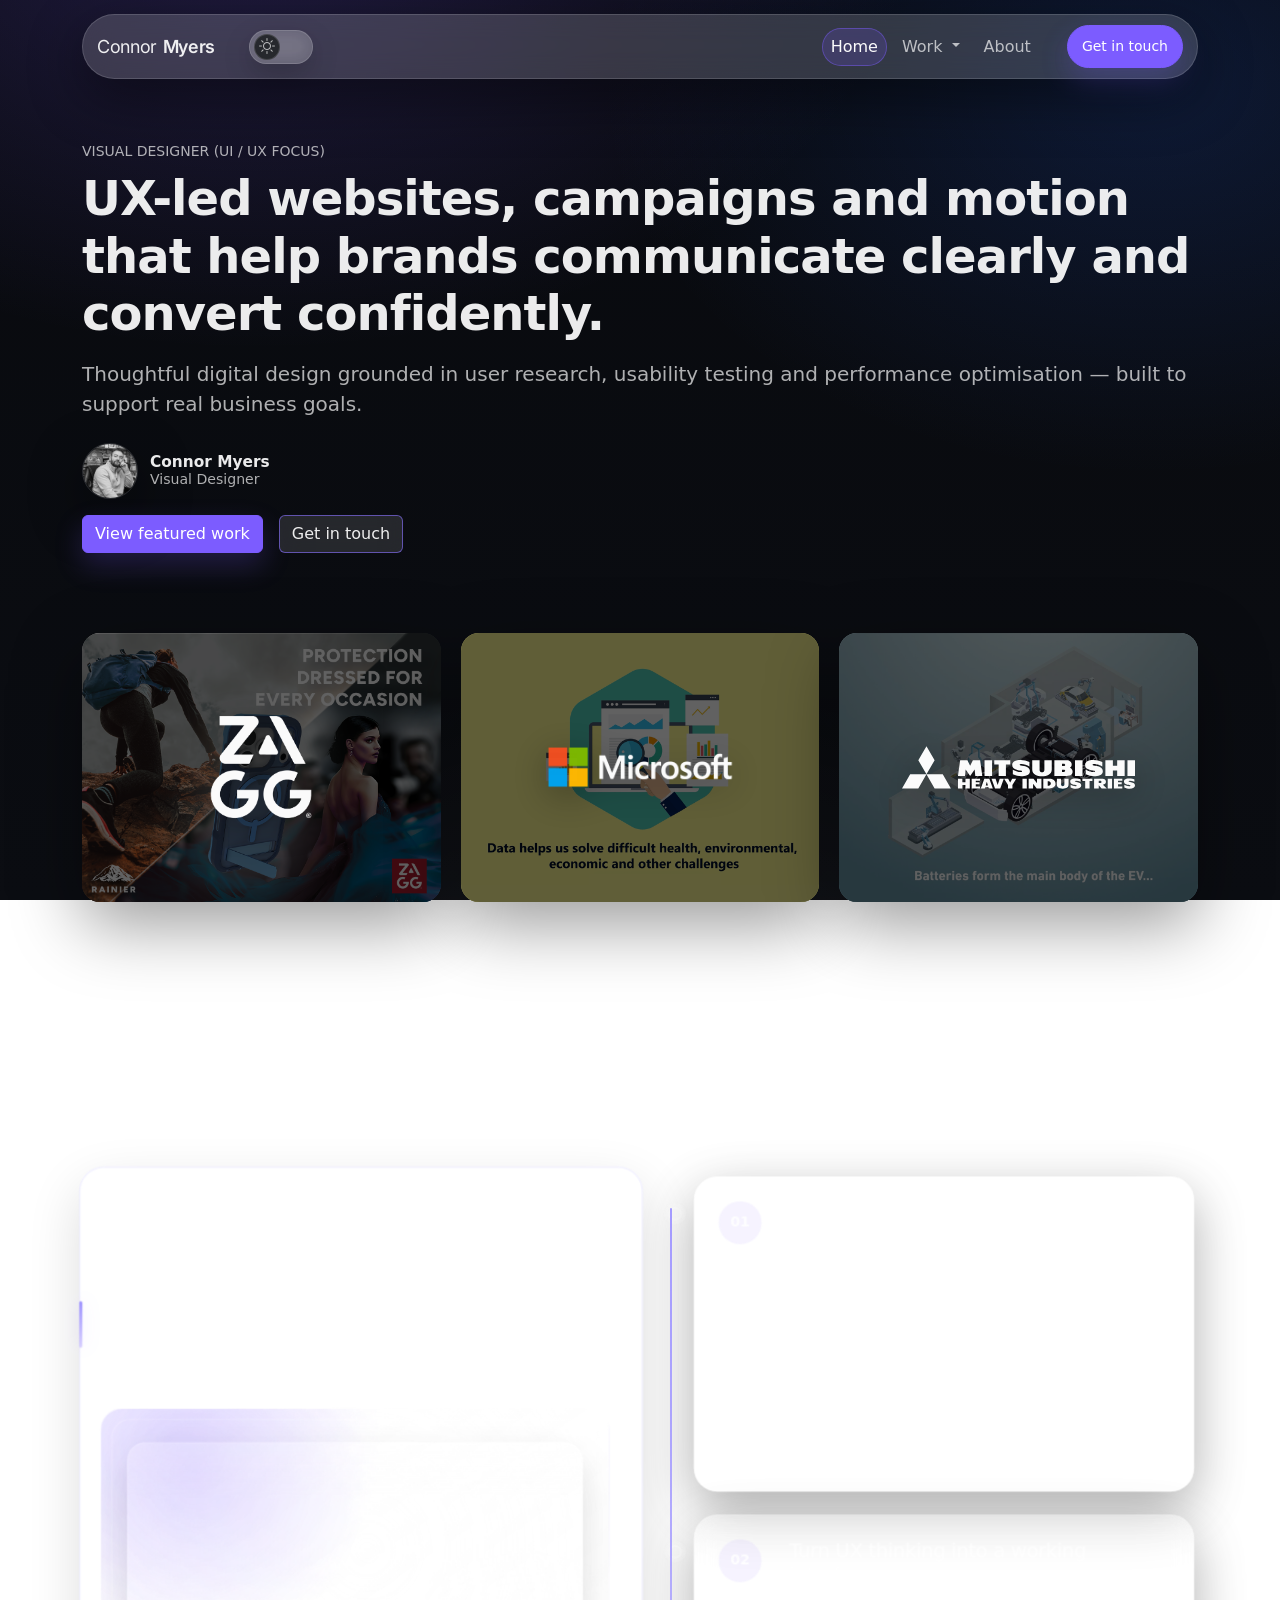
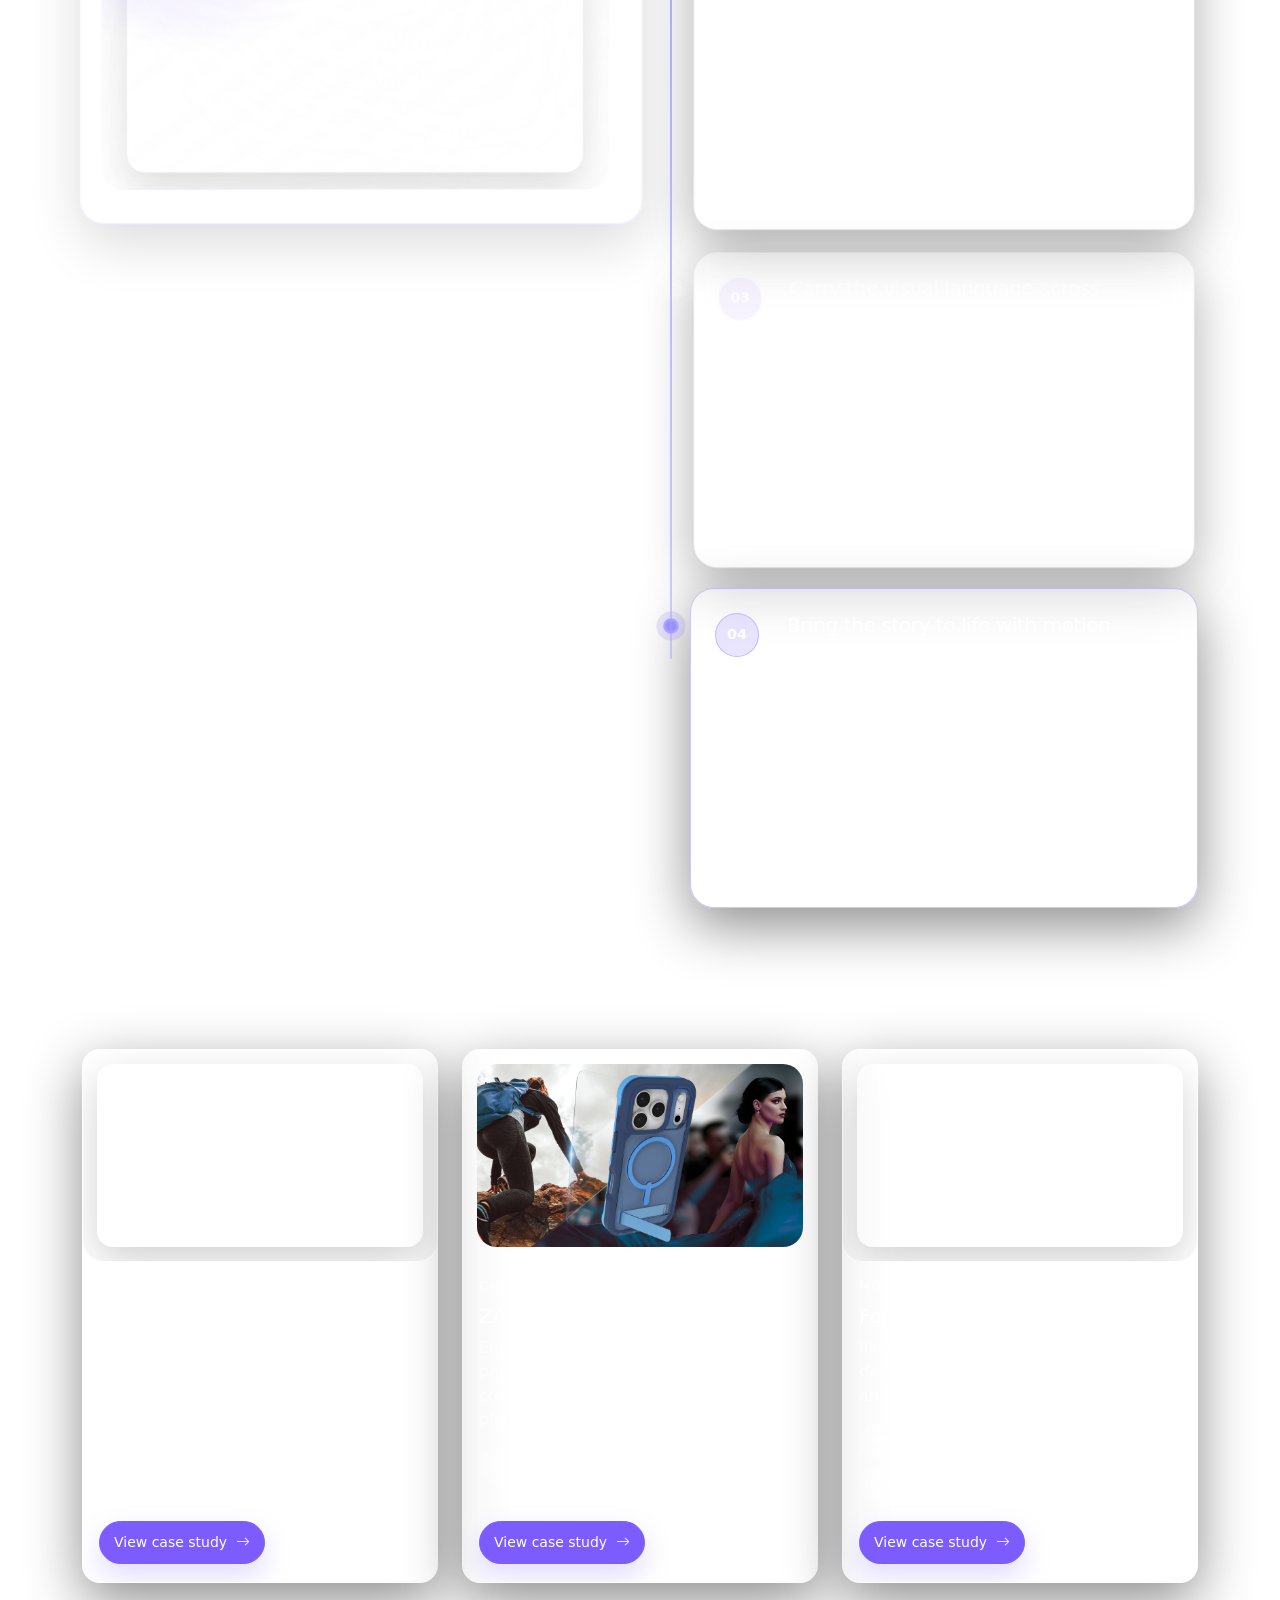
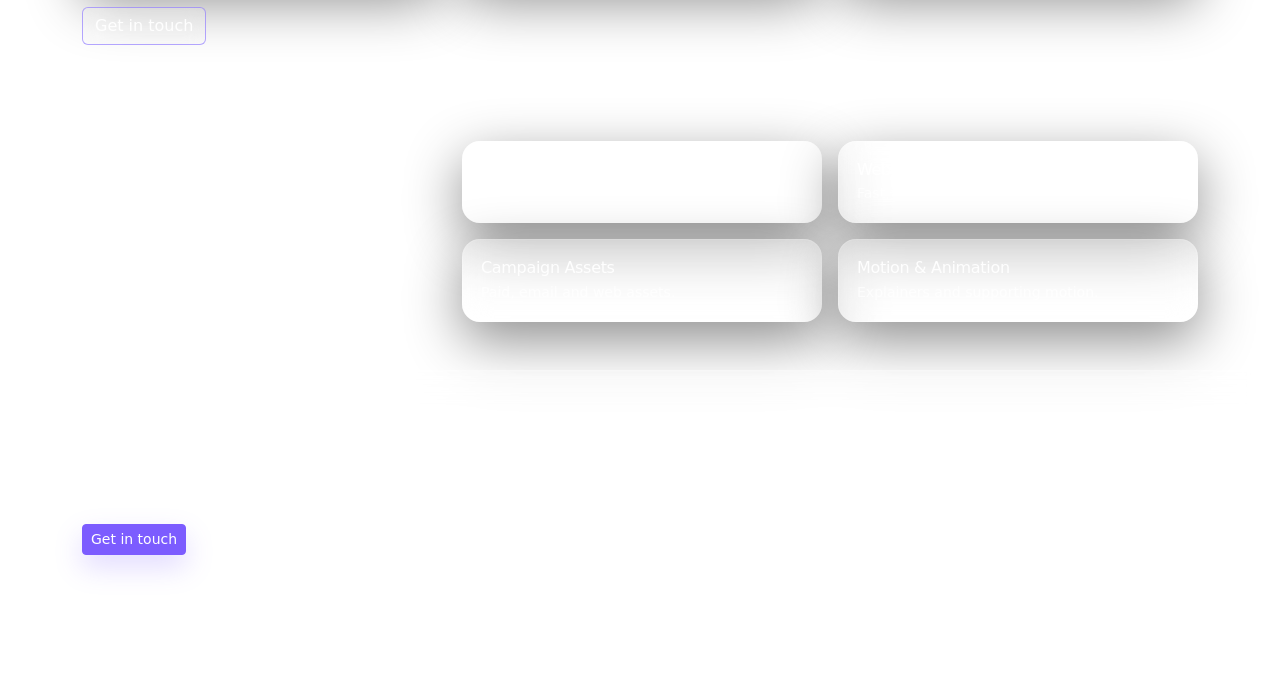
<file: index.html>
<!-- =========================
     index.html (FULL FILE)
========================= -->
<!doctype html>
<html lang="en">
<head>
  <meta charset="utf-8" />
  <title>Connor Myers — Visual Designer (UI/UX Focus)</title>
  <meta name="viewport" content="width=device-width, initial-scale=1" />

 <!-- Favicons -->
<link rel="icon" type="image/svg+xml" href="assets/brand/favicon.svg">
<link rel="icon" type="image/png" sizes="32x32" href="assets/brand/favicon-32x32.png">
<link rel="icon" type="image/png" sizes="16x16" href="assets/brand/favicon-16x16.png">
<link rel="icon" type="image/png" href="assets/brand/favicon.ico">

<link rel="apple-touch-icon" href="assets/brand/apple-touch-icon.png">

<link rel="icon" type="image/png" sizes="192x192" href="assets/brand/android-chrome-192x192.png">
<link rel="icon" type="image/png" sizes="512x512" href="assets/brand/android-chrome-512x512.png">

<meta name="theme-color" content="#FBFAF7">

  <!-- Bootstrap -->
  <link href="https://cdn.jsdelivr.net/npm/bootstrap@5.3.3/dist/css/bootstrap.min.css" rel="stylesheet" />
  <link rel="stylesheet" href="https://cdn.jsdelivr.net/npm/bootstrap-icons@1.11.3/font/bootstrap-icons.min.css" />

  <!-- Fonts -->
  <link rel="preconnect" href="https://fonts.googleapis.com">
  <link rel="preconnect" href="https://fonts.gstatic.com" crossorigin>
  <link href="https://fonts.googleapis.com/css2?family=Inter:wght@400;600&display=swap" rel="stylesheet">

  <!-- Site CSS -->
  <link rel="stylesheet" href="css/styles.css" />
</head>

<body>

 <!-- NAV -->
<nav class="navbar navbar-expand-lg sticky-top">
  <div class="container">
    <div class="nav-float w-100">

      <!-- LEFT -->
      <div class="nav-left">
        <a class="navbar-brand brand-wordmark" href="index.html" aria-label="Connor Myers">
          <span class="brand-first">Connor</span>
          <span class="brand-last"> Myers</span>
        </a>

        <button id="themeToggle" class="theme-switch ms-2" type="button" aria-label="Toggle theme">
          <span class="theme-switch__knob" aria-hidden="true">
            <span class="theme-switch__icon" aria-hidden="true"></span>
          </span>
        </button>
      </div>

      <!-- COLLAPSE PANEL (mobile + desktop links) -->
      <div id="nav" class="collapse navbar-collapse">
        <ul class="navbar-nav ms-lg-auto align-items-lg-center gap-lg-2">
          <li class="nav-item"><a class="nav-link active" href="index.html">Home</a></li>

          <li class="nav-item dropdown">
            <a class="nav-link dropdown-toggle" href="#" role="button"
               data-bs-toggle="dropdown" aria-expanded="false">
              Work
            </a>
            <ul class="dropdown-menu glass">
              <li><a class="dropdown-item" href="case-pipshots.html">UX / UI — Pipshots</a></li>
              <li><a class="dropdown-item" href="motion.html">Motion — Formative</a></li>
              <li><a class="dropdown-item" href="case-zagg-iphone17.html">Campaign — ZAGG</a></li>
            </ul>
          </li>

          <li class="nav-item"><a class="nav-link" href="about.html">About</a></li>
         

          <!-- Mobile CTA (ONLY mobile) -->
          <li class="nav-item d-lg-none mt-2">
            <a href="contact.html" class="btn btn-primary w-100 nav-cta-mobile">
              Get in touch
            </a>
          </li>
        </ul>
      </div>

      <!-- RIGHT -->
      <div class="nav-right">
        <!-- Desktop CTA (ONLY desktop) -->
        <a href="contact.html" class="btn btn-primary btn-sm nav-cta d-none d-lg-inline-flex">
          Get in touch
        </a>

        <!-- Hamburger -->
        <button class="navbar-toggler" type="button"
                data-bs-toggle="collapse" data-bs-target="#nav"
                aria-controls="nav" aria-expanded="false" aria-label="Toggle navigation">
          <span class="navbar-toggler-icon"></span>
        </button>
      </div>

    </div>
  </div>
</nav>



  <!-- HERO -->
  <header class="py-5">
    <div class="container">
      <p class="text-uppercase small text-muted mb-2">Visual Designer (UI / UX Focus)</p>

      <h1 class="display-5 fw-semibold mb-3">
      UX-led websites, campaigns and motion that help brands communicate clearly and convert confidently.
      </h1>

      <p class="lead text-muted mb-4">
        Thoughtful digital design grounded in user research, usability testing and performance optimisation — built to support real business goals.
      </p>

      <div class="home-headshot" aria-label="Designer signature">
        <img
          src="assets/img/profile-photo-connor.jpg"
          alt="Connor Myers headshot"
          loading="lazy"
          decoding="async"
        >
        <div class="home-headshot__meta">
          <strong>Connor Myers</strong>
          <span>Visual Designer</span>
        </div>
      </div>

      <div class="d-flex flex-wrap align-items-center gap-3">
        <a href="#pillars" class="btn btn-primary">View featured work</a>
        <a href="contact.html" class="btn btn-outline-primary">Get in touch</a>
      </div>
    </div>
  </header>

  <!-- CLIENT HERO GRID -->
  <section class="client-hero" aria-label="Selected clients">
    <div class="container">
      <div class="client-hero-grid">

        <!-- ZAGG -->
        <a class="client-tile" href="case-zagg-iphone17.html" aria-label="View ZAGG iPhone 17 Launch case study">
          <img class="tile-bg" src="assets/img/hero/zagg-hero.png" alt="" loading="eager" decoding="async">
          <div class="tile-overlay" aria-hidden="true"></div>
          <img class="tile-logo"
               src="assets/img/hero/ZAGG_2024_PrimaryLogo_Stacked_CMYKWhite.png"
               alt="ZAGG">
        </a>

        <!-- Microsoft -->
        <a class="client-tile" href="motion.html" aria-label="View Microsoft work">
          <img class="tile-bg" src="assets/img/hero/microsoft-hero.png" alt="" loading="lazy" decoding="async">
          <div class="tile-overlay" aria-hidden="true"></div>
          <img class="tile-logo tile-logo--ms"
               src="assets/img/hero/Microsoft-Logo-White.webp"
               alt="Microsoft">
        </a>

        <!-- Mitsubishi -->
        <a class="client-tile" href="motion.html" aria-label="View Mitsubishi Heavy Industries work">
          <img class="tile-bg" src="assets/img/hero/mitsubishi-hero.png" alt="" loading="lazy" decoding="async">
          <div class="tile-overlay" aria-hidden="true"></div>
          <img class="tile-logo tile-logo--mhi"
               src="assets/img/hero/mitsubishi-heavy-industries.svg"
               alt="Mitsubishi Heavy Industries">
        </a>

      </div>
    </div>
  </section>

 <!-- SCROLLTELLING: HOW I WORK -->
<section class="scrolly-section py-5" aria-labelledby="scrollyTitle">
  <div class="container">
    <div class="row mb-4">
      <div class="col-lg-8">
        <p class="text-uppercase small text-muted mb-2">Process</p>
        <h2 id="scrollyTitle" class="h3 mb-2">A scrollytelling snapshot of the work behind the portfolio</h2>
        <p class="text-muted mb-0">
          This section walks through real website, campaign and motion projects that show how I shape work from concept through delivery.
        </p>
      </div>
    </div>

    <div class="scrolly-layout">
      <!-- Sticky visual -->
      <div class="scrolly-visual-wrap">
        <div class="scrolly-visual glass">
          <div class="scrolly-visual__eyebrow" id="scrollyEyebrow">Step 01 / Pipshots</div>
          <h3 class="scrolly-visual__title" id="scrollyHeading">Frame the product story with real website content</h3>
          <p class="scrolly-visual__text text-muted mb-0" id="scrollyText">
            Pipshots starts with understanding how the platform should feel across desktop, laptop and mobile before refining the UI system.
          </p>

          <div class="scrolly-preview mt-4">
            <div class="scrolly-preview__screen">
              <div class="scrolly-preview__parallax" aria-hidden="true"></div>
              <img
                class="scrolly-preview__image"
                id="scrollyImage"
                src="assets/img/pipshots/case-study_pipshots-desktop.png"
                alt="Pipshots desktop website screenshot"
                loading="lazy"
                decoding="async"
              >
            </div>
          </div>
        </div>
      </div>

      <!-- Scroll steps -->
      <div class="scrolly-steps">
        <article
          class="scrolly-step is-active"
          data-step="1"
          data-eyebrow="Step 01 / Pipshots"
          data-title="Frame the product story with real website content"
          data-text="Pipshots starts with understanding how the platform should feel across desktop, laptop and mobile before refining the UI system."
          data-image="assets/img/pipshots/case-study_pipshots-desktop.png"
          data-image-alt="Pipshots desktop website screenshot"
        >
          <div class="scrolly-step__index">01</div>
          <div class="scrolly-step__mobile-visual glass" aria-hidden="true">
            <div class="scrolly-preview__screen">
              <img class="scrolly-preview__image" src="assets/img/pipshots/case-study_pipshots-desktop.png" alt="" loading="lazy" decoding="async">
            </div>
          </div>
          <div class="scrolly-step__content">
            <h3 class="h5 mb-2">Start with the product in context</h3>
            <p class="text-muted mb-0">
              For Pipshots, I use the live product story and real screenshots early so the design direction is grounded in how the platform actually works across devices.
            </p>
          </div>
        </article>

        <article
          class="scrolly-step"
          data-step="2"
          data-eyebrow="Step 02 / Pipshots"
          data-title="Refine the responsive layout around clarity"
          data-text="Website structure, hierarchy and responsive layouts are shaped so Pipshots feels easy to scan and confident to navigate."
          data-image="assets/img/pipshots/case-study_pipshots-ipad.png"
          data-image-alt="Pipshots tablet layout detail"
        >
          <div class="scrolly-step__index">02</div>
          <div class="scrolly-step__mobile-visual glass" aria-hidden="true">
            <div class="scrolly-preview__screen">
              <img class="scrolly-preview__image" src="assets/img/pipshots/case-study_pipshots-ipad.png" alt="" loading="lazy" decoding="async">
            </div>
          </div>
          <div class="scrolly-step__content">
            <h3 class="h5 mb-2">Turn UX thinking into a working interface</h3>
            <p class="text-muted mb-0">
              I move from content hierarchy into polished layouts, making sure spacing, typography and device-specific adjustments all support the same clear message.
            </p>
          </div>
        </article>

        <article
          class="scrolly-step"
          data-step="3"
          data-eyebrow="Step 03 / ZAGG"
          data-title="Scale campaign assets into a consistent launch system"
          data-text="For ZAGG, campaign visuals need to stay consistent across banners, web placements and email so the launch feels joined up."
          data-image="assets/img/zagg/card-hero.png"
          data-image-alt="ZAGG campaign launch artwork"
        >
          <div class="scrolly-step__index">03</div>
          <div class="scrolly-step__mobile-visual glass" aria-hidden="true">
            <div class="scrolly-preview__screen">
              <img class="scrolly-preview__image" src="assets/img/zagg/card-hero.png" alt="" loading="lazy" decoding="async">
            </div>
          </div>
          <div class="scrolly-step__content">
            <h3 class="h5 mb-2">Carry the visual language across channels</h3>
            <p class="text-muted mb-0">
              The ZAGG work is about moving quickly without losing consistency, adapting the same launch story across campaign banners, product creatives and email.
            </p>
          </div>
        </article>

        <article
          class="scrolly-step"
          data-step="4"
          data-eyebrow="Step 04 / Motion"
          data-title="Use motion to explain complex ideas simply"
          data-text="The motion work turns complex processes into shorter, easier-to-follow stories that support awareness and understanding."
          data-image="assets/img/hero/microsoft-hero.png"
          data-image-alt="Microsoft motion project still"
        >
          <div class="scrolly-step__index">04</div>
          <div class="scrolly-step__mobile-visual glass" aria-hidden="true">
            <div class="scrolly-preview__screen">
              <img class="scrolly-preview__image" src="assets/img/hero/microsoft-hero.png" alt="" loading="lazy" decoding="async">
            </div>
          </div>
          <div class="scrolly-step__content">
            <h3 class="h5 mb-2">Bring the story to life with motion</h3>
            <p class="text-muted mb-0">
              For Formative projects, illustration and motion become the delivery tool, helping technical or process-heavy ideas land faster for the audience.
            </p>
          </div>
        </article>
      </div>
    </div>
  </div>
</section> 

<!-- FEATURED WORK (simplified, one-click cards) -->
<section id="pillars" class="py-5">
  <div class="container">

    <div class="d-flex justify-content-between align-items-end flex-wrap gap-2 mb-3">
      <h2 class="h4 mb-0">Featured work</h2>
      <p class="text-muted mb-0">A few projects that show how I design for clarity + performance.</p>
    </div>

    <div class="row g-4 align-items-stretch">

      <!-- PIPSHOTS (first) -->
      <div class="col-12 col-lg-4">
        <a class="work-card h-100" href="case-pipshots.html">
          <div class="work-card__media">
            <video
              class="work-card__video js-theme-video"
              autoplay muted loop playsinline
              preload="metadata"
              data-src-dark="assets/video/pipshots-preview-dark.mp4"
              data-src-light="assets/video/pipshots-preview-light.mp4">
            </video>
          </div>

          <div class="work-card__body">
            <div class="work-card__eyebrow">UX Web Design</div>
            <h3 class="h5 mb-2">Pipshots — Website Build</h3>
            <p class="text-muted mb-3">
              UX-focused brochure site designed to load fast, feel personal and make it easy for customers to get in touch.
            </p>

            <div class="d-flex flex-wrap gap-2 mb-3">
              <span class="chip">Responsive</span>
              <span class="chip">Performance</span>
              <span class="chip">Bootstrap</span>
              <span class="chip">Ease of contact</span>
            </div>

            <div class="work-card__actions">
              <span class="btn btn-primary btn-sm work-card__btn">
                View case study <i class="bi bi-arrow-right ms-1"></i>
              </span>
            </div>
          </div>
        </a>
      </div>

<!-- ZAGG (second) -->
<div class="col-12 col-lg-4">
  <a class="work-card h-100" href="case-zagg-iphone17.html">

    <div class="work-card__media" aria-hidden="true">

      

      <img
        src="assets/img/zagg/card-hero.png"
        alt="ZAGG iPhone 17 campaign preview"
        class="work-card__image"
      >

    </div>

    <div class="work-card__body">

      <div class="work-card__eyebrow">Campaign Suite</div>

      <h3 class="h5 mb-2">ZAGG — iPhone 17 Launch</h3>

      <p class="text-muted mb-3">
        End-to-end campaign design across paid ads, email and web — built to stay consistent and perform across platforms.
      </p>

      <div class="d-flex flex-wrap gap-2 mb-3">
        <span class="chip">Google Ads</span>
        <span class="chip">Meta</span>
        <span class="chip">Email</span>
        <span class="chip">Web</span>
      </div>

      <div class="work-card__actions">
        <span class="btn btn-primary btn-sm work-card__btn">
          View case study <i class="bi bi-arrow-right ms-1"></i>
        </span>
      </div>

    </div>

  </a>
</div>


      <!-- MOTION (third) -->
      <div class="col-12 col-lg-4">
        <a class="work-card h-100" href="motion.html">
          <div class="work-card__media">
            <video
              class="work-card__video"
              autoplay muted loop playsinline
              preload="metadata"
              src="assets/video/formative-animation.mp4">
            </video>
          </div>

          <div class="work-card__body">
            <div class="work-card__eyebrow">Motion &amp; Animation</div>
            <h3 class="h5 mb-2">Formative — Client Projects</h3>
            <p class="text-muted mb-3">
              Illustration-led explainer animations designed to simplify complex processes and support awareness campaigns.
            </p>

            <div class="d-flex flex-wrap gap-2 mb-3">
              <span class="chip">After Effects</span>
              <span class="chip">Illustration</span>
              <span class="chip">Explainers</span>
              <span class="chip">B2B</span>
            </div>

            <div class="work-card__actions">
              <span class="btn btn-primary btn-sm work-card__btn">
                View case study <i class="bi bi-arrow-right ms-1"></i>
              </span>
            </div>
          </div>
        </a>
      </div>

    </div>

    <div class="d-flex flex-wrap gap-2 mt-4">
      <a class="btn btn-outline-primary" href="contact.html">Get in touch</a>
    </div>

  </div>
</section>




  <!-- SERVICES -->
  <section class="py-5">
    <div class="container">
      <div class="row g-4 align-items-start">
        <div class="col-lg-4">
          <h2 class="h4 mb-3">What I can help with</h2>
          <p class="text-muted mb-0">
            I work across web, campaigns and motion, helping brands communicate clearly and design experiences that perform.
          </p>
        </div>

        <div class="col-lg-8">
          <div class="row g-3">
            <div class="col-md-6">
              <div class="service-card">
                <h3 class="h6 mb-1">UX &amp; UI Design</h3>
                <p class="small text-muted mb-0">User-focused layouts and interfaces.</p>
              </div>
            </div>
            <div class="col-md-6">
              <div class="service-card">
                <h3 class="h6 mb-1">Websites &amp; Landing Pages</h3>
                <p class="small text-muted mb-0">Fast, responsive brochure sites.</p>
              </div>
            </div>
            <div class="col-md-6">
              <div class="service-card">
                <h3 class="h6 mb-1">Campaign Assets</h3>
                <p class="small text-muted mb-0">Paid, email and web assets.</p>
              </div>
            </div>
            <div class="col-md-6">
              <div class="service-card">
                <h3 class="h6 mb-1">Motion &amp; Animation</h3>
                <p class="small text-muted mb-0">Explainers and supporting motion.</p>
              </div>
            </div>
          </div>
        </div>
      </div>
    </div>
  </section>

  <!-- FOOTER -->
  <footer class="site-footer">
    <div class="container">
      <div class="row g-4">
        <div class="col-lg-5">
          <div class="footer-brand mb-2">Connor Myers</div>
          <p class="text-muted mb-3">
            UX-led websites, campaigns and motion designed to communicate clearly and convert confidently.
          </p>
          <a href="contact.html" class="btn btn-primary btn-sm">Get in touch</a>
        </div>

        <div class="col-lg-7">
          <div class="row g-3">
            <div class="col-md-4">
              <div class="footer-title">Work</div>
              <ul class="footer-list">
                <li><a href="case-zagg-iphone17.html">ZAGG Campaign</a></li>
                <li><a href="case-pipshots.html">Pipshots Website</a></li>
                <li><a href="motion.html">Motion</a></li>
              </ul>
            </div>

            <div class="col-md-4">
              <div class="footer-title">About</div>
              <ul class="footer-list">
                <li><a href="about.html">About me</a></li>
                <li><a href="assets/docs/Connor_Myers_CV.pdf" target="_blank" rel="noopener">Download CV</a></li>
              </ul>
            </div>

            <div class="col-md-4">
              <div class="footer-title">Contact</div>
              <ul class="footer-list">
                <li><a href="contact.html">Contact page</a></li>
                <li><a href="mailto:connrmyers@gmail.com">connrmyers@gmail.com</a></li>
                <li><a href="tel:+353894838653">+353 89 483 8653</a></li>
              </ul>
            </div>
          </div>
        </div>
      </div>

      <div class="footer-bottom mt-4 pt-3 d-flex justify-content-between flex-wrap gap-2">
        <span class="small text-muted">© <span id="footerYear"></span> Connor Myers</span>
        <span class="small text-muted">Freelance enquiries welcome</span>
      </div>
    </div>
  </footer>

  <!-- JS -->
  <script src="https://cdn.jsdelivr.net/npm/bootstrap@5.3.3/dist/js/bootstrap.bundle.min.js"></script>
  <script src="js/main.js"></script>
</body>
</html>
</file>
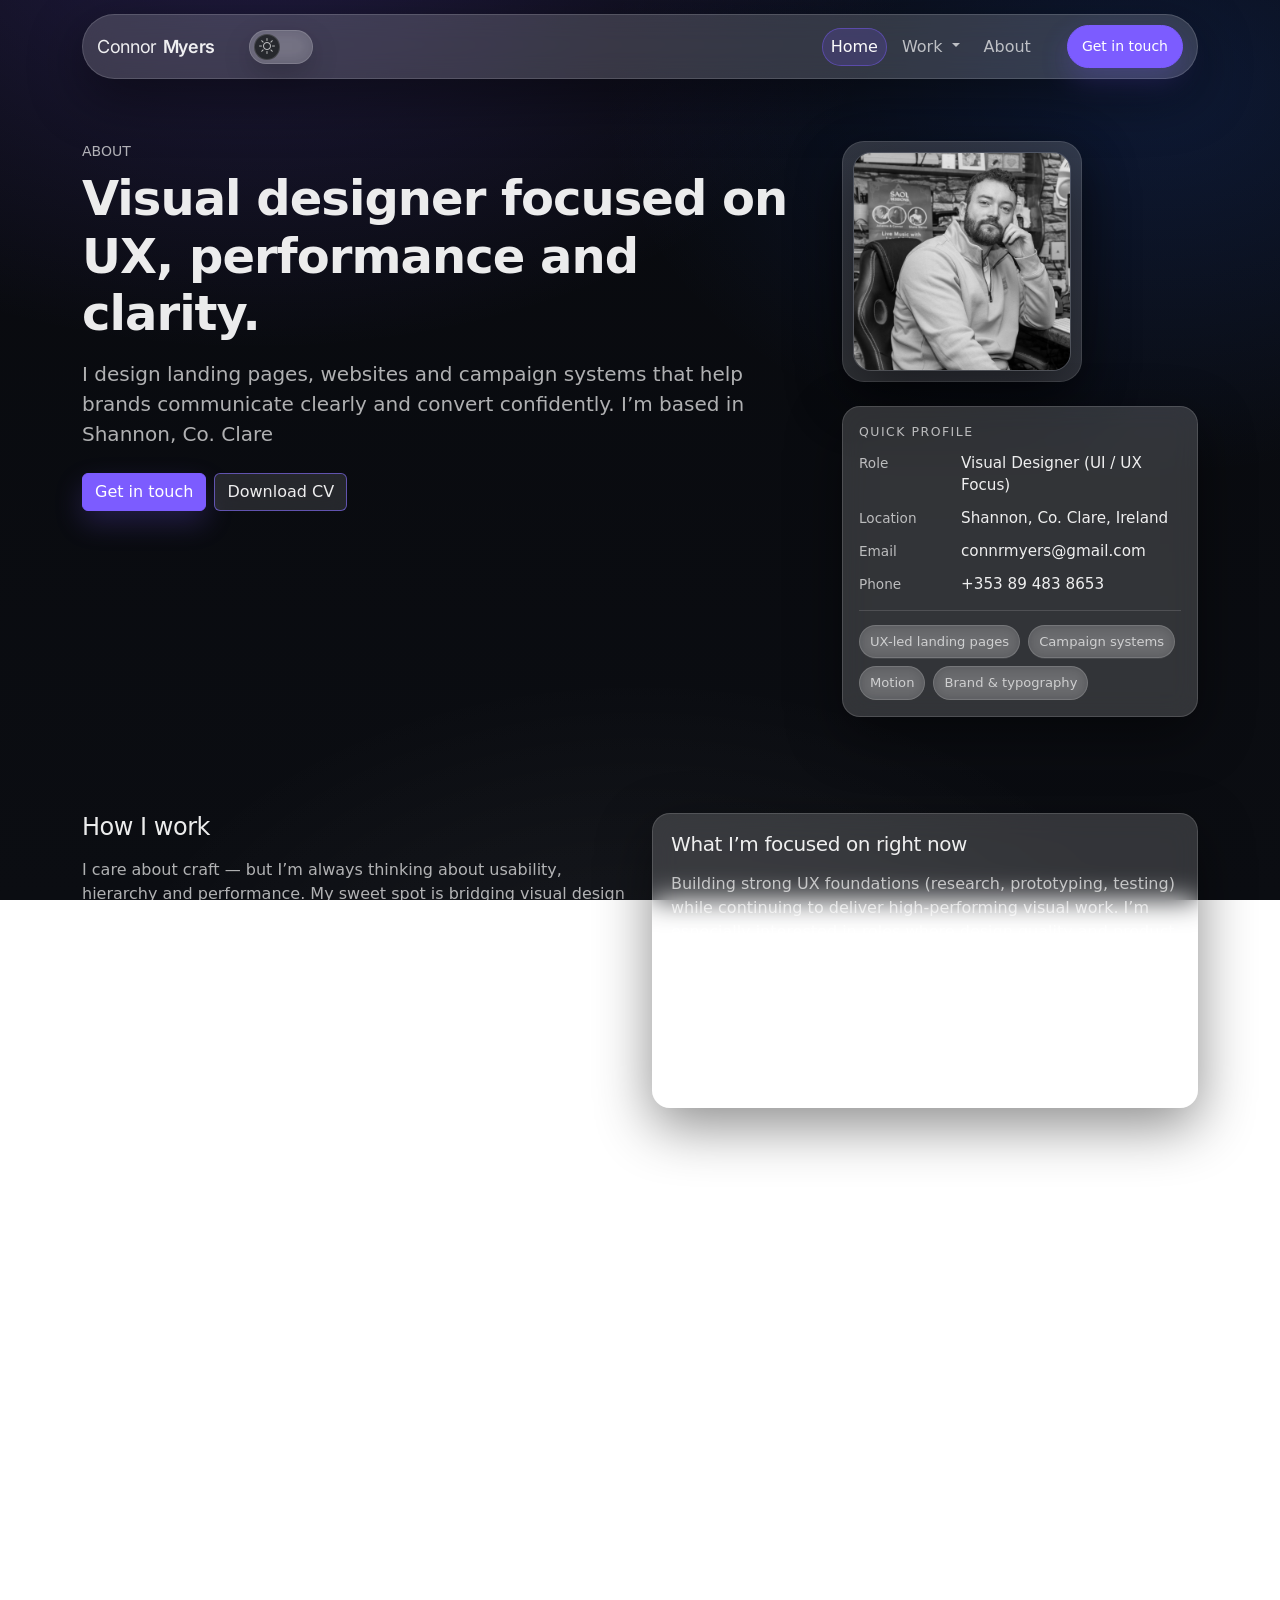
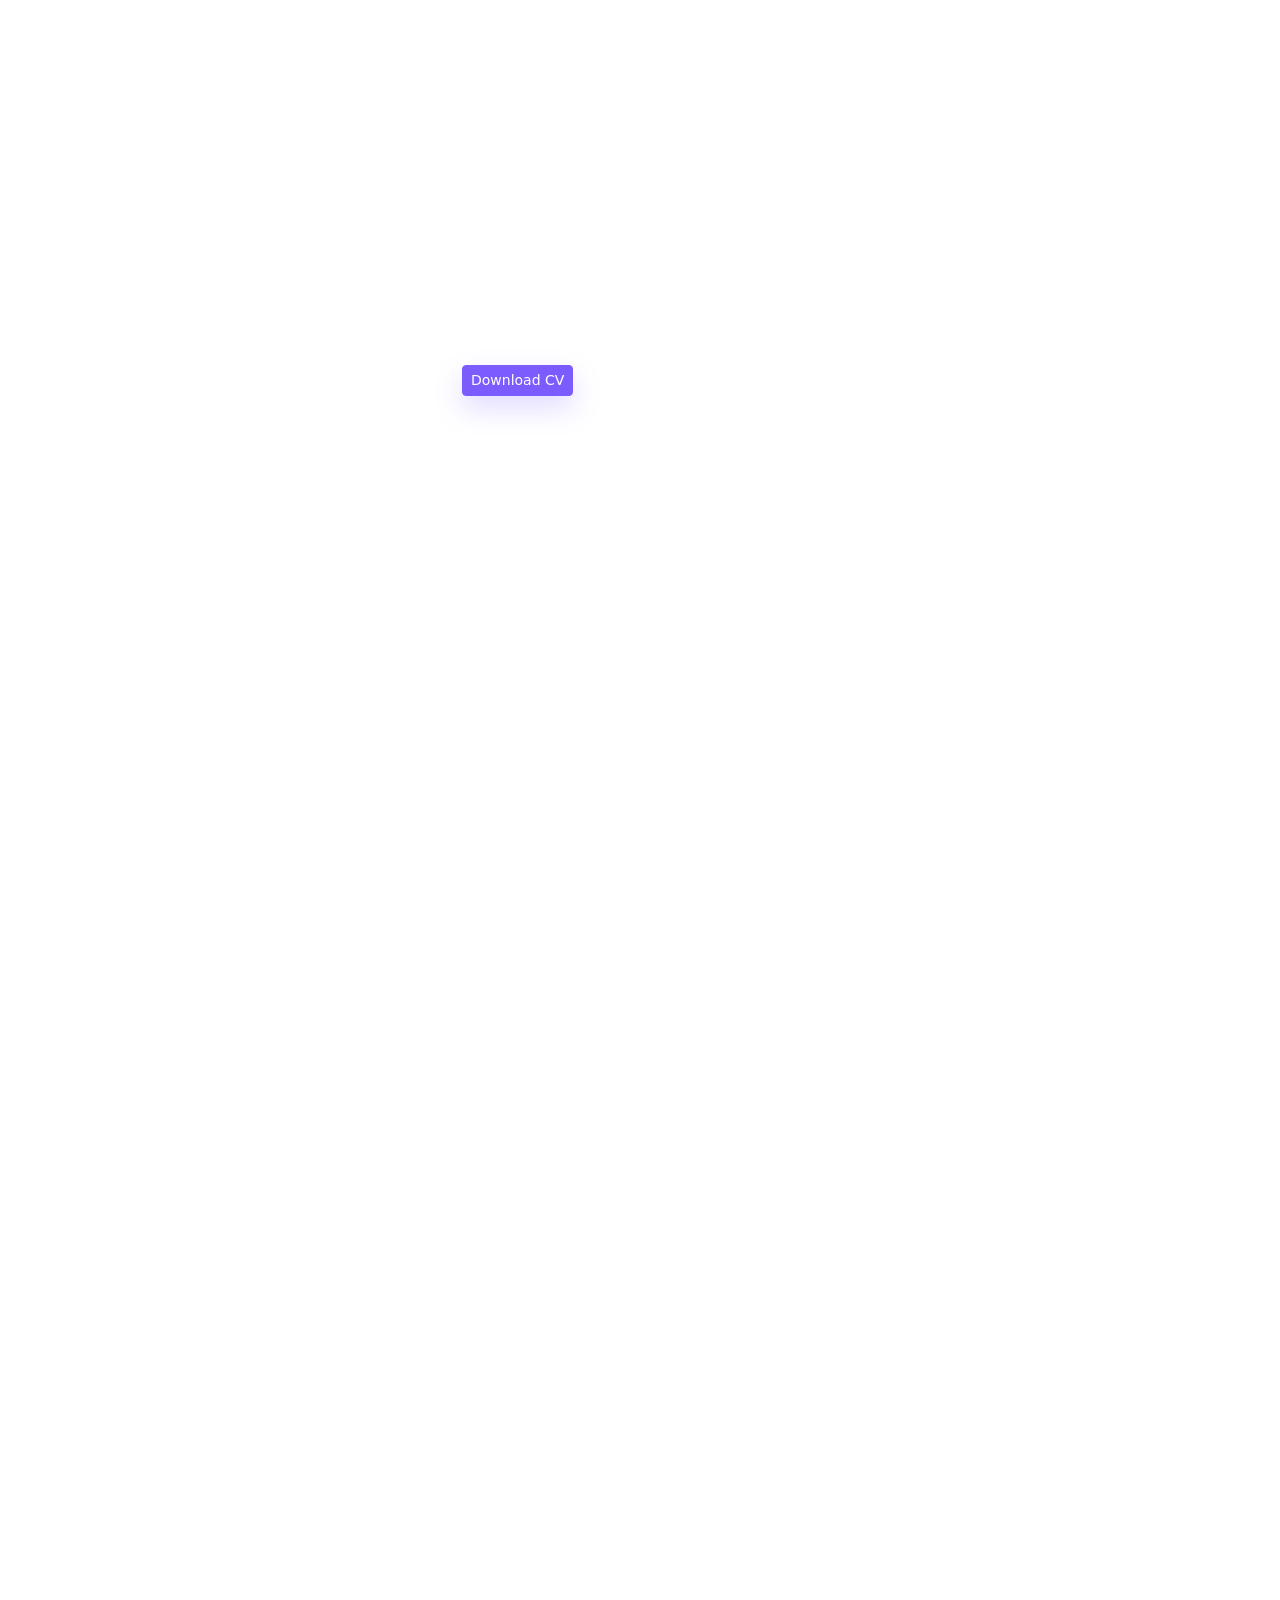
<file: about.html>
<!doctype html>
<html lang="en">
<head>
  <meta charset="utf-8" />
  <title>About — Connor Myers</title>
  <meta name="viewport" content="width=device-width, initial-scale=1" />

 <!-- Favicons -->
<link rel="icon" type="image/svg+xml" href="assets/brand/favicon.svg">
<link rel="icon" type="image/png" sizes="32x32" href="assets/brand/favicon-32x32.png">
<link rel="icon" type="image/png" sizes="16x16" href="assets/brand/favicon-16x16.png">
<link rel="icon" type="image/png" href="assets/brand/favicon.ico">

<link rel="apple-touch-icon" href="assets/brand/apple-touch-icon.png">

<link rel="icon" type="image/png" sizes="192x192" href="assets/brand/android-chrome-192x192.png">
<link rel="icon" type="image/png" sizes="512x512" href="assets/brand/android-chrome-512x512.png">

<meta name="theme-color" content="#FBFAF7">


  <!-- Bootstrap -->
  <link href="https://cdn.jsdelivr.net/npm/bootstrap@5.3.3/dist/css/bootstrap.min.css" rel="stylesheet" />
  <link rel="stylesheet" href="https://cdn.jsdelivr.net/npm/bootstrap-icons@1.11.3/font/bootstrap-icons.min.css" />

  <!-- Fonts -->
  <link rel="preconnect" href="https://fonts.googleapis.com">
  <link rel="preconnect" href="https://fonts.gstatic.com" crossorigin>
  <link href="https://fonts.googleapis.com/css2?family=Inter:wght@400;600&display=swap" rel="stylesheet">

  <!-- Site CSS -->
  <link rel="stylesheet" href="css/styles.css" />
</head>

<body>

 <!-- NAV -->
<nav class="navbar navbar-expand-lg sticky-top">
  <div class="container">
    <div class="nav-float w-100">

      <!-- LEFT -->
      <div class="nav-left">
        <a class="navbar-brand brand-wordmark" href="index.html" aria-label="Connor Myers">
          <span class="brand-first">Connor</span>
          <span class="brand-last"> Myers</span>
        </a>

        <button id="themeToggle" class="theme-switch ms-2" type="button" aria-label="Toggle theme">
          <span class="theme-switch__knob" aria-hidden="true">
            <span class="theme-switch__icon" aria-hidden="true"></span>
          </span>
        </button>
      </div>

      <!-- COLLAPSE PANEL (mobile + desktop links) -->
      <div id="nav" class="collapse navbar-collapse">
        <ul class="navbar-nav ms-lg-auto align-items-lg-center gap-lg-2">
          <li class="nav-item"><a class="nav-link active" href="index.html">Home</a></li>

          <li class="nav-item dropdown">
            <a class="nav-link dropdown-toggle" href="#" role="button"
               data-bs-toggle="dropdown" aria-expanded="false">
              Work
            </a>
            <ul class="dropdown-menu glass">
              <li><a class="dropdown-item" href="case-pipshots.html">UX / UI — Pipshots</a></li>
              <li><a class="dropdown-item" href="motion.html">Motion — Formative</a></li>
              <li><a class="dropdown-item" href="case-zagg-iphone17.html">Campaign — ZAGG</a></li>
            </ul>
          </li>

          <li class="nav-item"><a class="nav-link" href="about.html">About</a></li>
         

          <!-- Mobile CTA (ONLY mobile) -->
          <li class="nav-item d-lg-none mt-2">
            <a href="contact.html" class="btn btn-primary w-100 nav-cta-mobile">
              Get in touch
            </a>
          </li>
        </ul>
      </div>

      <!-- RIGHT -->
      <div class="nav-right">
        <!-- Desktop CTA (ONLY desktop) -->
        <a href="contact.html" class="btn btn-primary btn-sm nav-cta d-none d-lg-inline-flex">
          Get in touch
        </a>

        <!-- Hamburger -->
        <button class="navbar-toggler" type="button"
                data-bs-toggle="collapse" data-bs-target="#nav"
                aria-controls="nav" aria-expanded="false" aria-label="Toggle navigation">
          <span class="navbar-toggler-icon"></span>
        </button>
      </div>

    </div>
  </div>
</nav>

  <!-- ABOUT HERO -->
  <header class="py-5 about-hero">
    <div class="container">
      <div class="row g-4 align-items-start">
        <div class="col-lg-8">
          <p class="text-uppercase small text-muted mb-2">About</p>

          <h1 class="display-5 fw-semibold mb-3">
            Visual designer focused on UX, performance and clarity.
          </h1>

          <p class="lead text-muted mb-4">
            I design landing pages, websites and campaign systems that help brands communicate clearly and convert confidently.
            I’m based in Shannon, Co. Clare
          </p>

          <div class="d-flex flex-wrap gap-2">
            <a class="btn btn-primary" href="contact.html">Get in touch</a>
            <a class="btn btn-outline-primary" href="assets/docs/Connor_Myers_CV.pdf" target="_blank" rel="noopener">
              Download CV
            </a>
            
          </div>
        </div>

        <div class="col-lg-4">
          <div class="about-headshot">
            <img
              src="assets/img/profile-photo-connor.jpg"
              alt="Connor Myers headshot"
              loading="lazy"
              decoding="async"
            >
          </div>
          <aside class="about-card">
            <div class="about-card__title">Quick profile</div>

            <div class="about-meta">
              <div class="about-meta__row">
                <span class="about-meta__label">Role</span>
                <span class="about-meta__value">Visual Designer (UI / UX Focus)</span>
              </div>
              <div class="about-meta__row">
                <span class="about-meta__label">Location</span>
                <span class="about-meta__value">Shannon, Co. Clare, Ireland</span>
              </div>
              <div class="about-meta__row">
                <span class="about-meta__label">Email</span>
                <a class="about-meta__value" href="mailto:connrmyers@gmail.com">connrmyers@gmail.com</a>
              </div>
              <div class="about-meta__row">
                <span class="about-meta__label">Phone</span>
                <a class="about-meta__value" href="tel:+353894838653">+353 89 483 8653</a>
              </div>
            </div>

            <div class="about-divider"></div>

            <div class="d-flex flex-wrap gap-2">
              <span class="chip">UX-led landing pages</span>
              <span class="chip">Campaign systems</span>
              <span class="chip">Motion</span>
              <span class="chip">Brand & typography</span>
            </div>
          </aside>
        </div>
      </div>
    </div>
  </header>

  <!-- STORY + PRINCIPLES -->
  <section class="py-5">
    <div class="container">
      <div class="row g-4">
        <div class="col-lg-6">
          <h2 class="h4 mb-3">How I work</h2>
          <p class="text-muted mb-3">
            I care about craft — but I’m always thinking about usability, hierarchy and performance.
            My sweet spot is bridging visual design and UX, then shipping work that’s consistent across formats (web, email, paid).
          </p>

          <div class="about-points">
            <div class="about-point">
              <div class="about-point__icon"><i class="bi bi-diagram-3"></i></div>
              <div>
                <div class="about-point__title">Clarity first</div>
                <div class="about-point__text">Structure, hierarchy and messaging that reads fast.</div>
              </div>
            </div>

            <div class="about-point">
              <div class="about-point__icon"><i class="bi bi-speedometer2"></i></div>
              <div>
                <div class="about-point__title">Performance-aware</div>
                <div class="about-point__text">Design decisions that support load time and conversion.</div>
              </div>
            </div>

            <div class="about-point">
              <div class="about-point__icon"><i class="bi bi-grid-3x3-gap"></i></div>
              <div>
                <div class="about-point__title">Systems thinking</div>
                <div class="about-point__text">Reusable components, templates and brand consistency.</div>
              </div>
            </div>

            <div class="about-point">
              <div class="about-point__icon"><i class="bi bi-stars"></i></div>
              <div>
                <div class="about-point__title">Visual polish</div>
                <div class="about-point__text">Typography, spacing and detail that makes work feel premium.</div>
              </div>
            </div>
          </div>
        </div>

        <div class="col-lg-6">
          <div class="about-card about-card--pad">
            <h2 class="h5 mb-3">What I’m focused on right now</h2>
            <p class="text-muted mb-3">
              Building strong UX foundations (research, prototyping, testing) while continuing to deliver high-performing visual work.
              I’m especially interested in roles where design quality and product thinking overlap.
            </p>

            <div class="about-focus">
              <div class="about-focus__item">
                <span class="chip">Wireframing</span>
                <span class="chip">Prototyping</span>
                <span class="chip">Usability</span>
                <span class="chip">Design systems</span>
              </div>
            </div>

            <div class="about-divider"></div>

            <div class="small text-muted">
              If you’re hiring for a designer who can handle landing pages, UI/UX and campaign execution — I’d love to chat.
            </div>
          </div>
        </div>
      </div>
    </div>
  </section>

  <!-- EXPERIENCE HIGHLIGHTS -->
  <section class="py-5">
    <div class="container">
      <div class="row g-4 align-items-start">
        <div class="col-lg-4">
          <h2 class="h4 mb-2">Experience</h2>
          <p class="text-muted mb-0">
            A quick snapshot. Full detail is in the CV.
          </p>
        </div>

        <div class="col-lg-8">
          <div class="about-timeline">

            <article class="about-role">
              <div class="about-role__top">
                <h3 class="h6 mb-1">ZAGG International</h3>
                <div class="about-role__date text-muted small">Nov 2023 — Present</div>
              </div>
              <p class="text-muted mb-2">
                UX-led landing pages, paid media assets, and Amazon storefront / A+ content for international markets.
              </p>
              <ul class="about-list">
                <li>Landing pages supporting paid media across Meta, Google Ads and Amazon.</li>
                <li>Amazon A+ and storefront content focused on clarity and conversion hierarchy.</li>
                <li>Performance marketing assets across email/social with brand consistency.</li>
              </ul>
            </article>

            <article class="about-role">
              <div class="about-role__top">
                <h3 class="h6 mb-1">Formative Content</h3>
                <div class="about-role__date text-muted small">Oct 2019 — Apr 2023</div>
              </div>
              <p class="text-muted mb-2">
                B2B visuals, explainers and motion for international clients — simplifying complex ideas.
              </p>
              <ul class="about-list">
                <li>Infographics and explainer visuals to communicate information clearly.</li>
                <li>Illustration + animation supporting storytelling and understanding.</li>
                <li>Collaboration with cross-functional teams to align on communication goals.</li>
              </ul>
            </article>

            <article class="about-role">
              <div class="about-role__top">
                <h3 class="h6 mb-1">ResourceKraft LTD (Internship)</h3>
                <div class="about-role__date text-muted small">2018</div>
              </div>
              <p class="text-muted mb-2">
                Brand identity support + UX-focused websites with WordPress and basic SEO.
              </p>
            </article>

          </div>

          <div class="d-flex gap-2 mt-3">
            <a class="btn btn-primary btn-sm" href="assets/docs/Connor_Myers_CV.pdf" target="_blank" rel="noopener">Download CV</a>
            
          </div>
        </div>
      </div>
    </div>
  </section>

  <!-- SKILLS + TOOLS -->
  <section class="py-5">
    <div class="container">
      <div class="row g-4">
        <div class="col-lg-4">
          <h2 class="h4 mb-2">Skills & tools</h2>
          <p class="text-muted mb-0">
            Practical, production-focused
          </p>
        </div>

        <div class="col-lg-8">
          <div class="row g-3">
            <div class="col-md-6">
              <div class="about-card about-card--pad">
                <div class="about-card__title">Design & UX</div>
                <div class="d-flex flex-wrap gap-2">
                  <span class="chip">UI / UX design</span>
                  <span class="chip">Wireframing</span>
                  <span class="chip">Prototyping</span>
                  <span class="chip">Typography</span>
                  <span class="chip">Branding</span>
                  <span class="chip">Layout systems</span>
                </div>
              </div>
            </div>

            <div class="col-md-6">
              <div class="about-card about-card--pad">
                <div class="about-card__title">Digital & web</div>
                <div class="d-flex flex-wrap gap-2">
                  <span class="chip">Landing pages</span>
                  <span class="chip">Conversion layouts</span>
                  <span class="chip">Basic SEO</span>
                  <span class="chip">HTML/CSS (foundational)</span>
                  <span class="chip">Performance awareness</span>
                </div>
              </div>
            </div>

            <div class="col-12">
              <div class="about-card about-card--pad">
                <div class="about-card__title">Tools</div>
                <div class="d-flex flex-wrap gap-2">
                  <span class="chip">Figma</span>
                  <span class="chip">Illustrator</span>
                  <span class="chip">Photoshop</span>
                  <span class="chip">InDesign</span>
                  <span class="chip">After Effects</span>
                </div>
              </div>
            </div>

          </div>
        </div>
      </div>
    </div>
  </section>

  <!-- EDUCATION -->
  <section class="py-5">
    <div class="container">
      <div class="row g-4">
        <div class="col-lg-4">
          <h2 class="h4 mb-2">Education</h2>
          <p class="text-muted mb-0">Formal training + ongoing upskilling.</p>
        </div>

        <div class="col-lg-8">
          <div class="about-card about-card--pad">
            <div class="about-edu">
              <div class="about-edu__row">
                <div class="about-edu__title">Certificate in UX Design </div>
                <div class="about-edu__meta text-muted small">Dundalk Institute of Technology — 2025–Present</div>
              </div>
              <div class="about-edu__row">
                <div class="about-edu__title">BA (Hons) in Design — Visual Communication</div>
                <div class="about-edu__meta text-muted small">Limerick School of Art and Design — 2014–2018</div>
              </div>
              <div class="about-edu__row">
                <div class="about-edu__title">After Effects Course</div>
                <div class="about-edu__meta text-muted small">Adobe Authorised Training Centre — 2021</div>
              </div>
              <div class="about-edu__row">
                <div class="about-edu__title">YCN Design Award</div>
                <div class="about-edu__meta text-muted small">Awarded for design work for Thirsty Planet — 2017</div>
              </div>
            </div>

            <div class="about-divider"></div>

            <div class="d-flex flex-wrap gap-2">
              <a class="btn btn-primary btn-sm" href="contact.html">Get in touch</a>
              <a class="btn btn-outline-primary btn-sm" href="assets/docs/Connor_Myers_CV.pdf" target="_blank" rel="noopener">Download CV</a>
            </div>
          </div>
        </div>
      </div>
    </div>
  </section>

  <!-- FOOTER (same as your index) -->
  <footer class="site-footer">
    <div class="container">
      <div class="row g-4">
        <div class="col-lg-5">
          <div class="footer-brand mb-2">Connor Myers</div>
          <p class="text-muted mb-3">
            UX-led websites, campaigns and motion designed to communicate clearly and convert confidently.
          </p>
          <a href="contact.html" class="btn btn-primary btn-sm">Get in touch</a>
        </div>

        <div class="col-lg-7">
          <div class="row g-3">
            <div class="col-md-4">
              <div class="footer-title">Work</div>
              <ul class="footer-list">
                <li><a href="case-zagg-iphone17.html">ZAGG Campaign</a></li>
                <li><a href="case-pipshots.html">Pipshots Website</a></li>
                <li><a href="motion.html">Motion</a></li>
              </ul>
            </div>

            <div class="col-md-4">
              <div class="footer-title">About</div>
              <ul class="footer-list">
                <li><a href="about.html">About me</a></li>
                <li><a href="assets/docs/Connor_Myers_CV.pdf" target="_blank" rel="noopener">Download CV</a></li>
              </ul>
            </div>

            <div class="col-md-4">
              <div class="footer-title">Contact</div>
              <ul class="footer-list">
                <li><a href="contact.html">Contact page</a></li>
                <li><a href="mailto:connrmyers@gmail.com">connrmyers@gmail.com</a></li>
                <li><a href="tel:+353894838653">+353 89 483 8653</a></li>
              </ul>
            </div>
          </div>
        </div>
      </div>

      <div class="footer-bottom mt-4 pt-3 d-flex justify-content-between flex-wrap gap-2">
        <span class="small text-muted">© <span id="footerYear"></span> Connor Myers</span>
        <span class="small text-muted">Freelance enquiries welcome</span>
      </div>
    </div>
  </footer>

  <!-- JS -->
  <script src="https://cdn.jsdelivr.net/npm/bootstrap@5.3.3/dist/js/bootstrap.bundle.min.js"></script>
  <script src="js/main.js"></script>
</body>
</html>
</file>
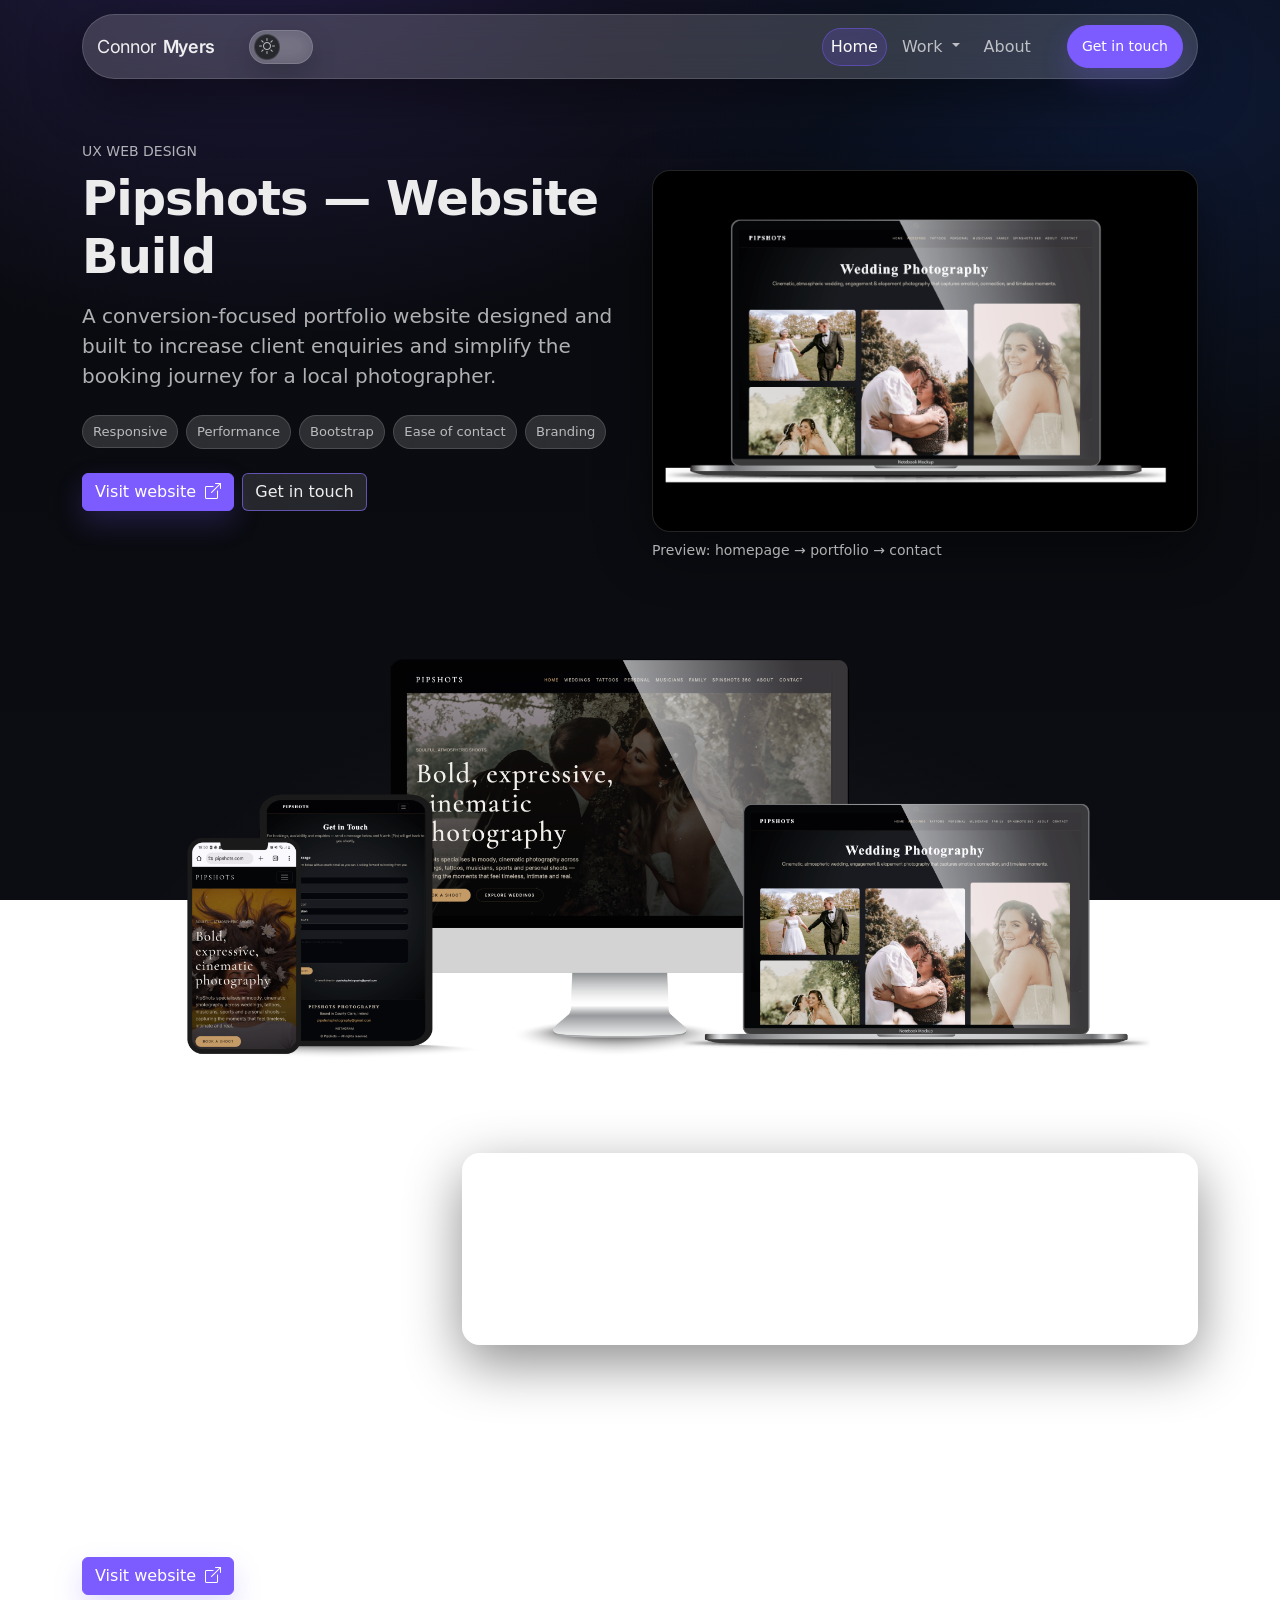
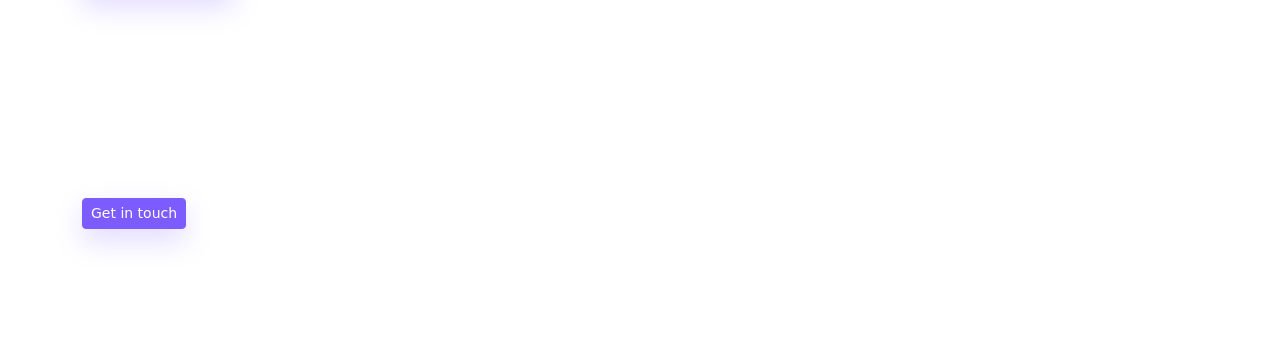
<file: case-pipshots.html>
<!doctype html>
<html lang="en">
<head>
  <meta charset="utf-8" />
  <title>Pipshots — Website Build | Connor Myers</title>
  <meta name="viewport" content="width=device-width, initial-scale=1" />

<!-- Favicons -->
<link rel="icon" type="image/svg+xml" href="assets/brand/favicon.svg">
<link rel="icon" type="image/png" sizes="32x32" href="assets/brand/favicon-32x32.png">
<link rel="icon" type="image/png" sizes="16x16" href="assets/brand/favicon-16x16.png">
<link rel="icon" type="image/png" href="assets/brand/favicon.ico">

<link rel="apple-touch-icon" href="assets/brand/apple-touch-icon.png">

<link rel="icon" type="image/png" sizes="192x192" href="assets/brand/android-chrome-192x192.png">
<link rel="icon" type="image/png" sizes="512x512" href="assets/brand/android-chrome-512x512.png">

<meta name="theme-color" content="#FBFAF7">


  <!-- Bootstrap -->
  <link href="https://cdn.jsdelivr.net/npm/bootstrap@5.3.3/dist/css/bootstrap.min.css" rel="stylesheet" />
  <link rel="stylesheet" href="https://cdn.jsdelivr.net/npm/bootstrap-icons@1.11.3/font/bootstrap-icons.min.css" />

  <!-- Fonts -->
  <link rel="preconnect" href="https://fonts.googleapis.com">
  <link rel="preconnect" href="https://fonts.gstatic.com" crossorigin>
  <link href="https://fonts.googleapis.com/css2?family=Inter:wght@400;600&display=swap" rel="stylesheet">

  <!-- Site CSS -->
  <link rel="stylesheet" href="css/styles.css" />
</head>

<body>

<!-- NAV -->
<nav class="navbar navbar-expand-lg sticky-top">
  <div class="container">
    <div class="nav-float w-100">

      <!-- LEFT -->
      <div class="nav-left">
        <a class="navbar-brand brand-wordmark" href="index.html" aria-label="Connor Myers">
          <span class="brand-first">Connor</span>
          <span class="brand-last"> Myers</span>
        </a>

        <button id="themeToggle" class="theme-switch ms-2" type="button" aria-label="Toggle theme">
          <span class="theme-switch__knob" aria-hidden="true">
            <span class="theme-switch__icon" aria-hidden="true"></span>
          </span>
        </button>
      </div>

      <!-- COLLAPSE PANEL (mobile + desktop links) -->
      <div id="nav" class="collapse navbar-collapse">
        <ul class="navbar-nav ms-lg-auto align-items-lg-center gap-lg-2">
          <li class="nav-item"><a class="nav-link active" href="index.html">Home</a></li>

          <li class="nav-item dropdown">
            <a class="nav-link dropdown-toggle" href="#" role="button"
               data-bs-toggle="dropdown" aria-expanded="false">
              Work
            </a>
            <ul class="dropdown-menu glass">
              <li><a class="dropdown-item" href="case-pipshots.html">UX / UI — Pipshots</a></li>
              <li><a class="dropdown-item" href="motion.html">Motion — Formative</a></li>
              <li><a class="dropdown-item" href="case-zagg-iphone17.html">Campaign — ZAGG</a></li>
            </ul>
          </li>

          <li class="nav-item"><a class="nav-link" href="about.html">About</a></li>
         

          <!-- Mobile CTA (ONLY mobile) -->
          <li class="nav-item d-lg-none mt-2">
            <a href="contact.html" class="btn btn-primary w-100 nav-cta-mobile">
              Get in touch
            </a>
          </li>
        </ul>
      </div>

      <!-- RIGHT -->
      <div class="nav-right">
        <!-- Desktop CTA (ONLY desktop) -->
        <a href="contact.html" class="btn btn-primary btn-sm nav-cta d-none d-lg-inline-flex">
          Get in touch
        </a>

        <!-- Hamburger -->
        <button class="navbar-toggler" type="button"
                data-bs-toggle="collapse" data-bs-target="#nav"
                aria-controls="nav" aria-expanded="false" aria-label="Toggle navigation">
          <span class="navbar-toggler-icon"></span>
        </button>
      </div>

    </div>
  </div>
</nav>

  <!-- HERO -->
  <header class="py-5">
    <div class="container">
      <p class="text-uppercase small text-muted mb-2">UX Web Design</p>

      <div class="row g-4 align-items-start">
        <!-- Left copy -->
        <div class="col-lg-6">
          <h1 class="display-5 fw-semibold mb-3">Pipshots — Website Build</h1>

          <p class="lead text-muted mb-4">
            A conversion-focused portfolio website designed and built to increase client enquiries and simplify the booking journey for a local photographer.
          </p>

          <div class="d-flex flex-wrap gap-2 mb-4">
            <span class="chip">Responsive</span>
            <span class="chip">Performance</span>
            <span class="chip">Bootstrap</span>
            <span class="chip">Ease of contact</span>
            <span class="chip">Branding</span>
          </div>

          <div class="d-flex flex-wrap gap-2">
            <a class="btn btn-primary" href="https://pipshots.com" target="_blank" rel="noopener">
              Visit website <i class="bi bi-box-arrow-up-right ms-1"></i>
            </a>
           
            <a class="btn btn-outline-primary" href="contact.html">Get in touch</a>
          </div>
        </div>

        <!-- Right media -->
        <div class="col-lg-6">
          <div class="case-media">
            <video
              class="case-media__video js-theme-video"
              autoplay muted loop playsinline
              preload="metadata"
              poster="assets/img/pipshots/case-study_pipshots-laptop.png"
              data-src-dark="assets/video/pipshots-preview-dark.mp4"
              data-src-light="assets/video/pipshots-preview-light.mp4"
            >
              <!-- JS will set src via data attributes -->
            </video>
          </div>

          <p class="small text-muted mt-2 mb-0">
            Preview: homepage → portfolio → contact
          </p>
        </div>
      </div>
    </div>
  </header>

  <!-- BIG HERO IMAGE (flat, no card) -->
  <section class="py-4">
    <div class="container">
      <div class="case-hero-flat">
        <img
          src="assets/img/pipshots/pipshots-hero.png"
          alt="Pipshots website shown across desktop, laptop, tablet and mobile"
          loading="eager"
          decoding="async"
        />
      </div>
    </div>
  </section>

  <!-- BRIEF -->
  <section class="py-5">
    <div class="container">
      <div class="row g-4 align-items-start">
        <div class="col-lg-4">
          <h2 class="h4 mb-3">The brief</h2>
          <p class="text-muted mb-0">
          

The project focused on reducing friction through fast load times, clear navigation, and prominent contact pathways, resulting in more consistent and higher-quality enquiries.

Designed and built from scratch using HTML, CSS and JavaScript to maximise performance, accessibility and UX control.
The client reported an increase in direct enquiries and improved booking clarity following launch.
          </p>
        </div>

        <div class="col-lg-8">
          <div class="case-card">
            <div class="row g-3">
              <div class="col-md-6">
                <div class="case-list">
                  <div class="case-list__title">Key requirements</div>
                  <ul class="mb-0">
                    <li>Responsive across devices</li>
                    <li>Quick load time and lightweight pages</li>
                    <li>Simple navigation + clear portfolio browsing</li>
                    <li>Obvious contact options for enquiries</li>
                  </ul>
                </div>
              </div>

              <div class="col-md-6">
                <div class="case-list">
                  <div class="case-list__title">Brand direction</div>
                  <ul class="mb-0">
                    <li>Bold “witchy tattoo” personality — cinematic feel</li>
                    <li>Dark leaning palette, warm highlights</li>
                    <li>Expressive but readable typography</li>
                    <li>Photography stays the hero</li>
                  </ul>
                </div>
                
              </div>
            </div>
          </div><!-- /case-card -->
        </div>
      </div>
    </div>
  </section>

  <!-- SCREENS -->
  <section class="py-5">
    <div class="container">
      <div class="d-flex flex-wrap gap-2 mt-4">
        <a class="btn btn-primary" href="https://pipshots.com" target="_blank" rel="noopener">
          Visit website <i class="bi bi-box-arrow-up-right ms-1"></i>
        </a>

  </section>

  <!-- FOOTER -->
  <footer class="site-footer">
    <div class="container">
      <div class="row g-4">
        <div class="col-lg-5">
          <div class="footer-brand mb-2">Connor Myers</div>
          <p class="text-muted mb-3">
            UX-led websites, campaigns and motion designed to communicate clearly and convert confidently.
          </p>
          <a href="contact.html" class="btn btn-primary btn-sm">Get in touch</a>
        </div>

        <div class="col-lg-7">
          <div class="row g-3">
            <div class="col-md-4">
              <div class="footer-title">Work</div>
              <ul class="footer-list">
                <li><a href="case-zagg-iphone17.html">ZAGG Campaign</a></li>
                <li><a href="case-pipshots.html">Pipshots Website</a></li>
                <li><a href="motion.html">Motion</a></li>
              </ul>
            </div>

            <div class="col-md-4">
              <div class="footer-title">About</div>
              <ul class="footer-list">
                <li><a href="about.html">About me</a></li>
                <li><a href="assets/docs/Connor_Myers_CV.pdf" target="_blank" rel="noopener">Download CV</a></li>
              </ul>
            </div>

            <div class="col-md-4">
              <div class="footer-title">Contact</div>
              <ul class="footer-list">
                <li><a href="contact.html">Contact page</a></li>
                <li><a href="mailto:connrmyers@gmail.com">connrmyers@gmail.com</a></li>
                <li><a href="tel:+353894838653">+353 89 483 8653</a></li>
              </ul>
            </div>
          </div>
        </div>
      </div>

      <div class="footer-bottom mt-4 pt-3 d-flex justify-content-between flex-wrap gap-2">
        <span class="small text-muted">© <span id="footerYear"></span> Connor Myers</span>
        <span class="small text-muted">Freelance enquiries welcome</span>
      </div>
    </div>
  </footer>

  <!-- JS -->
  <script src="https://cdn.jsdelivr.net/npm/bootstrap@5.3.3/dist/js/bootstrap.bundle.min.js"></script>
  <script src="js/main.js"></script>
</body>
</html>
</file>
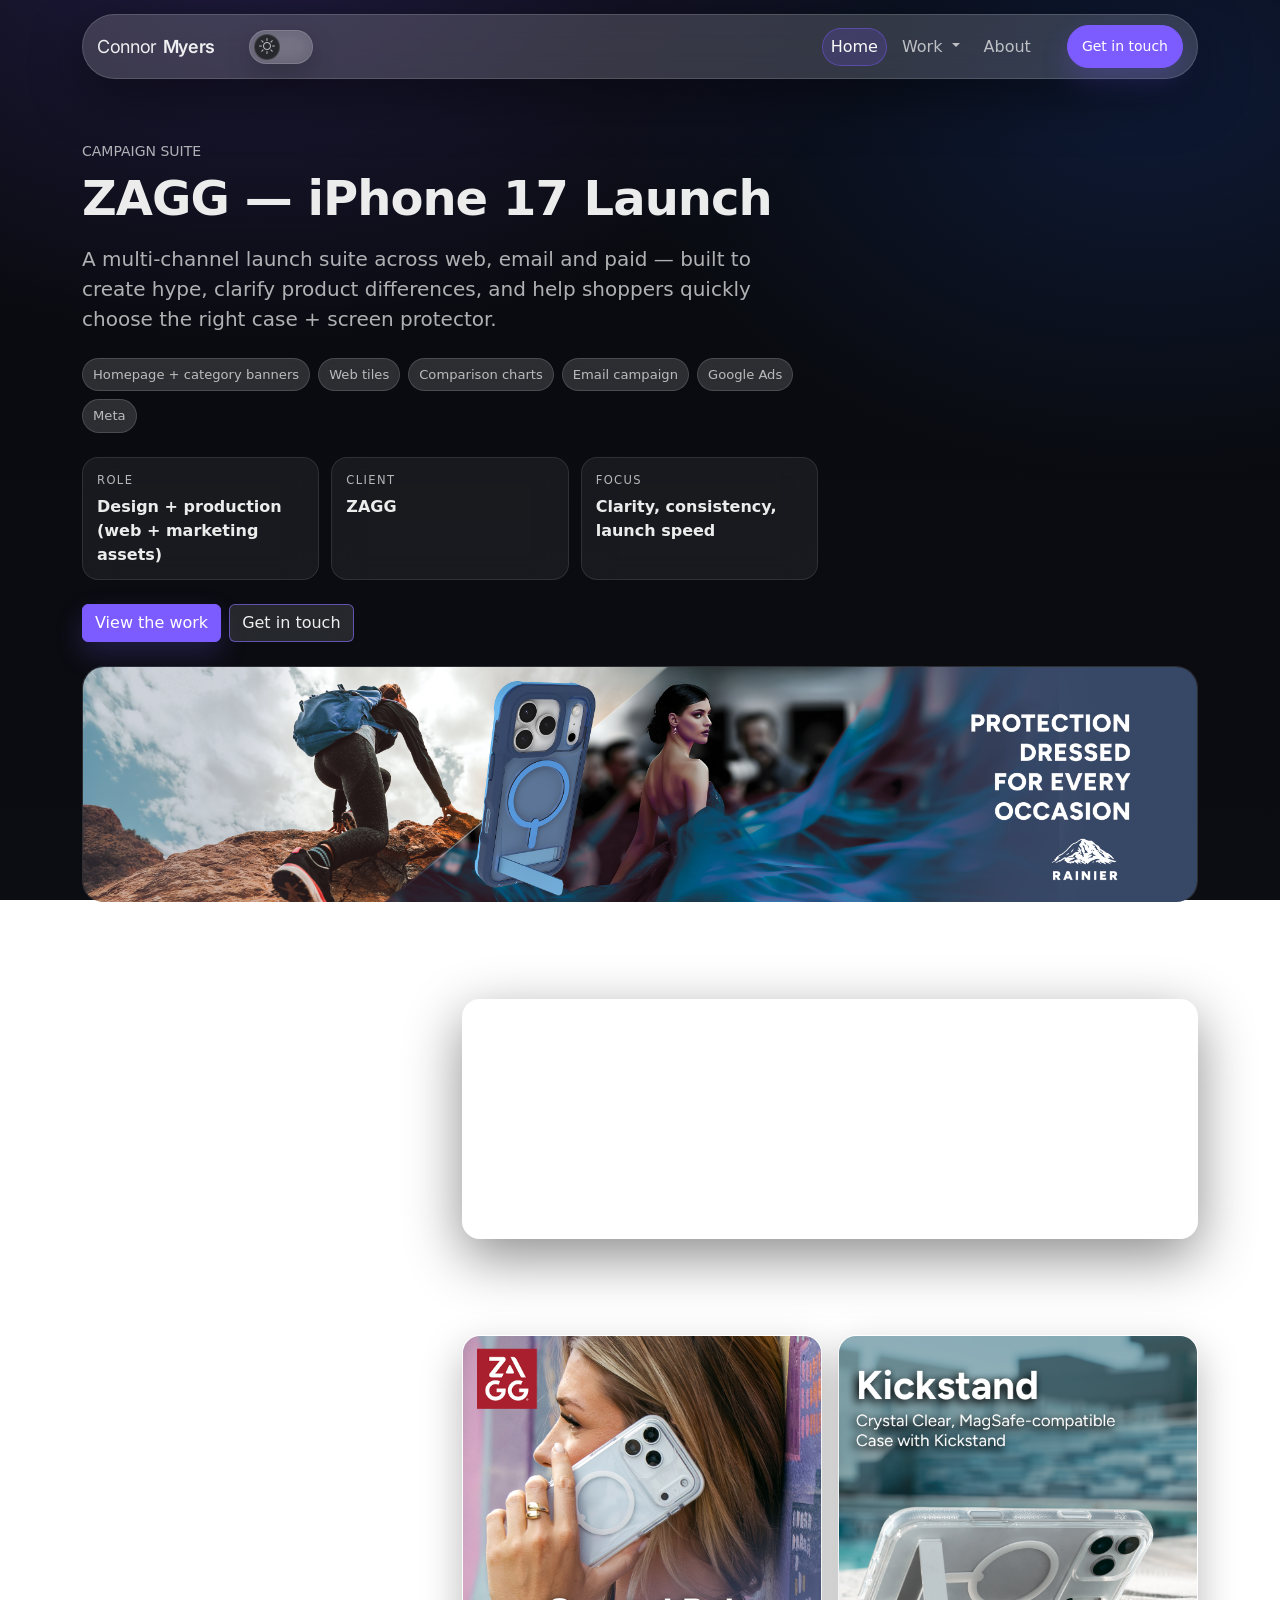
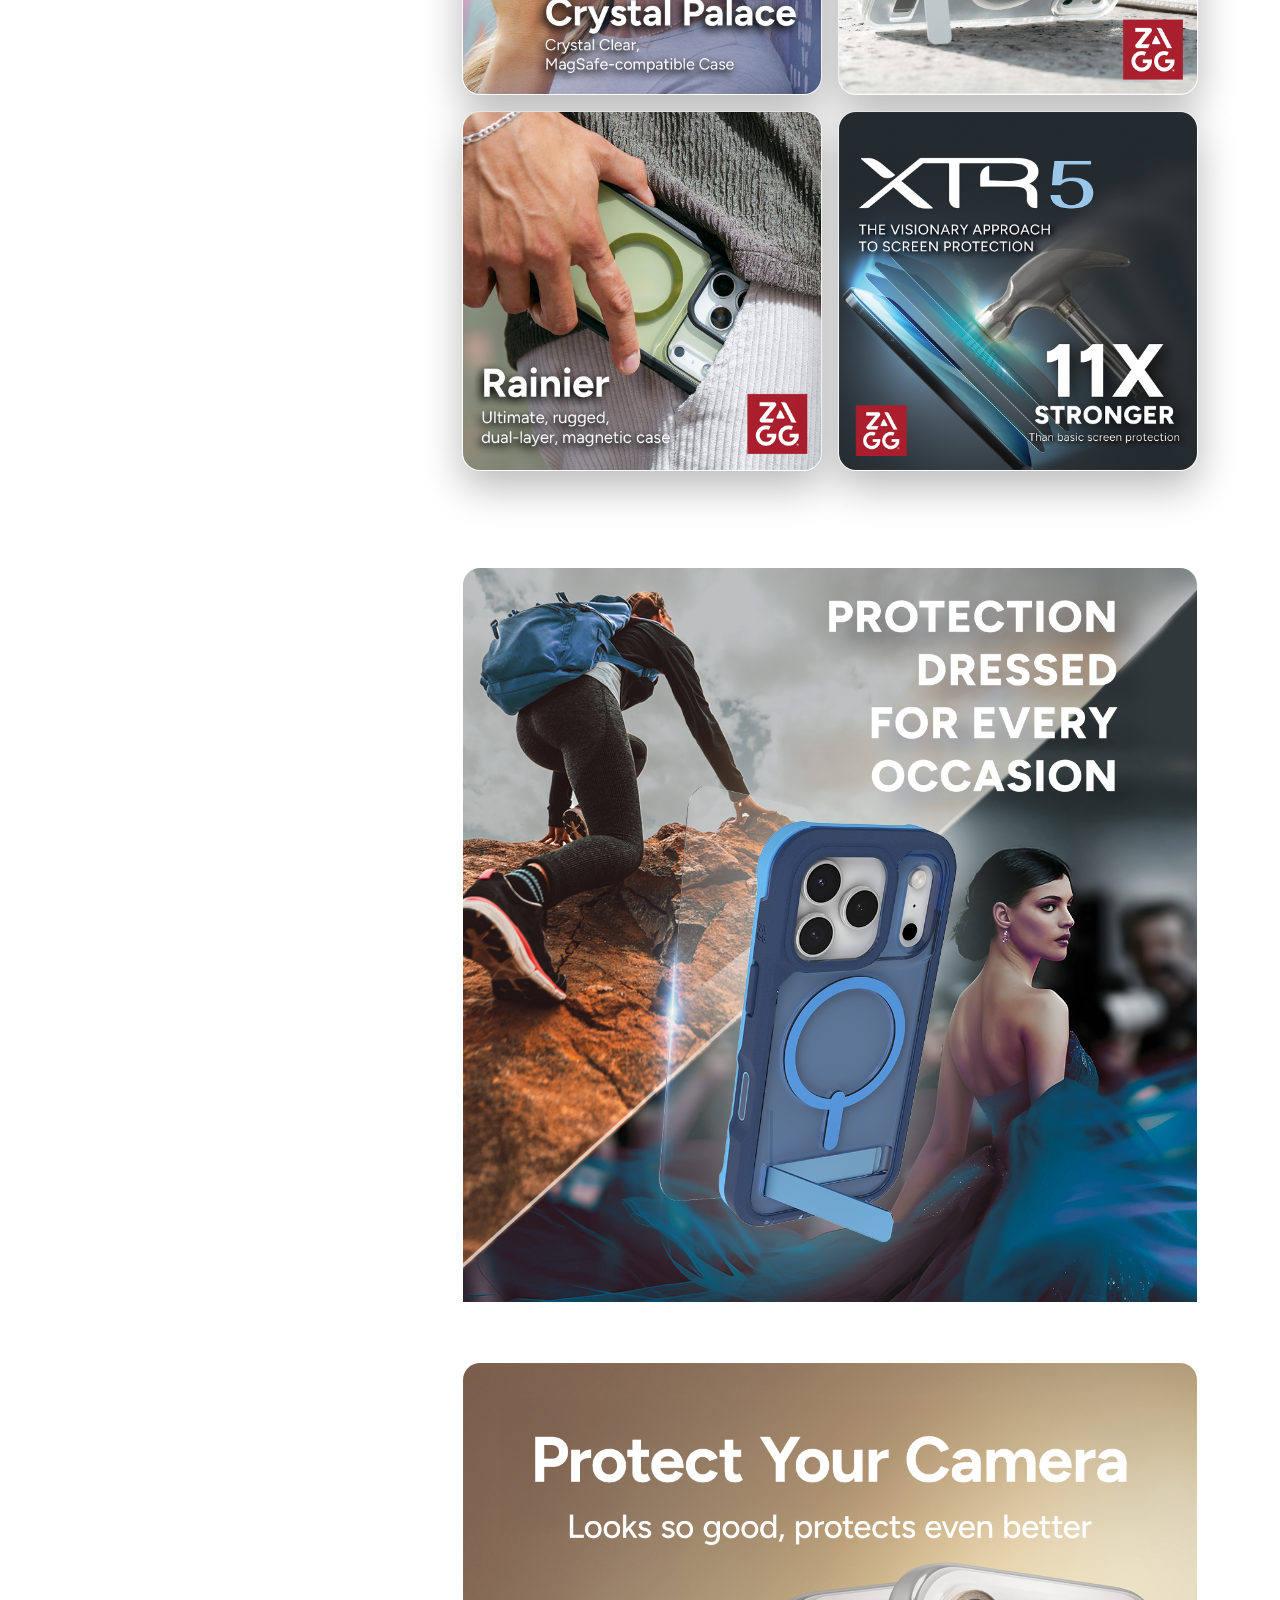
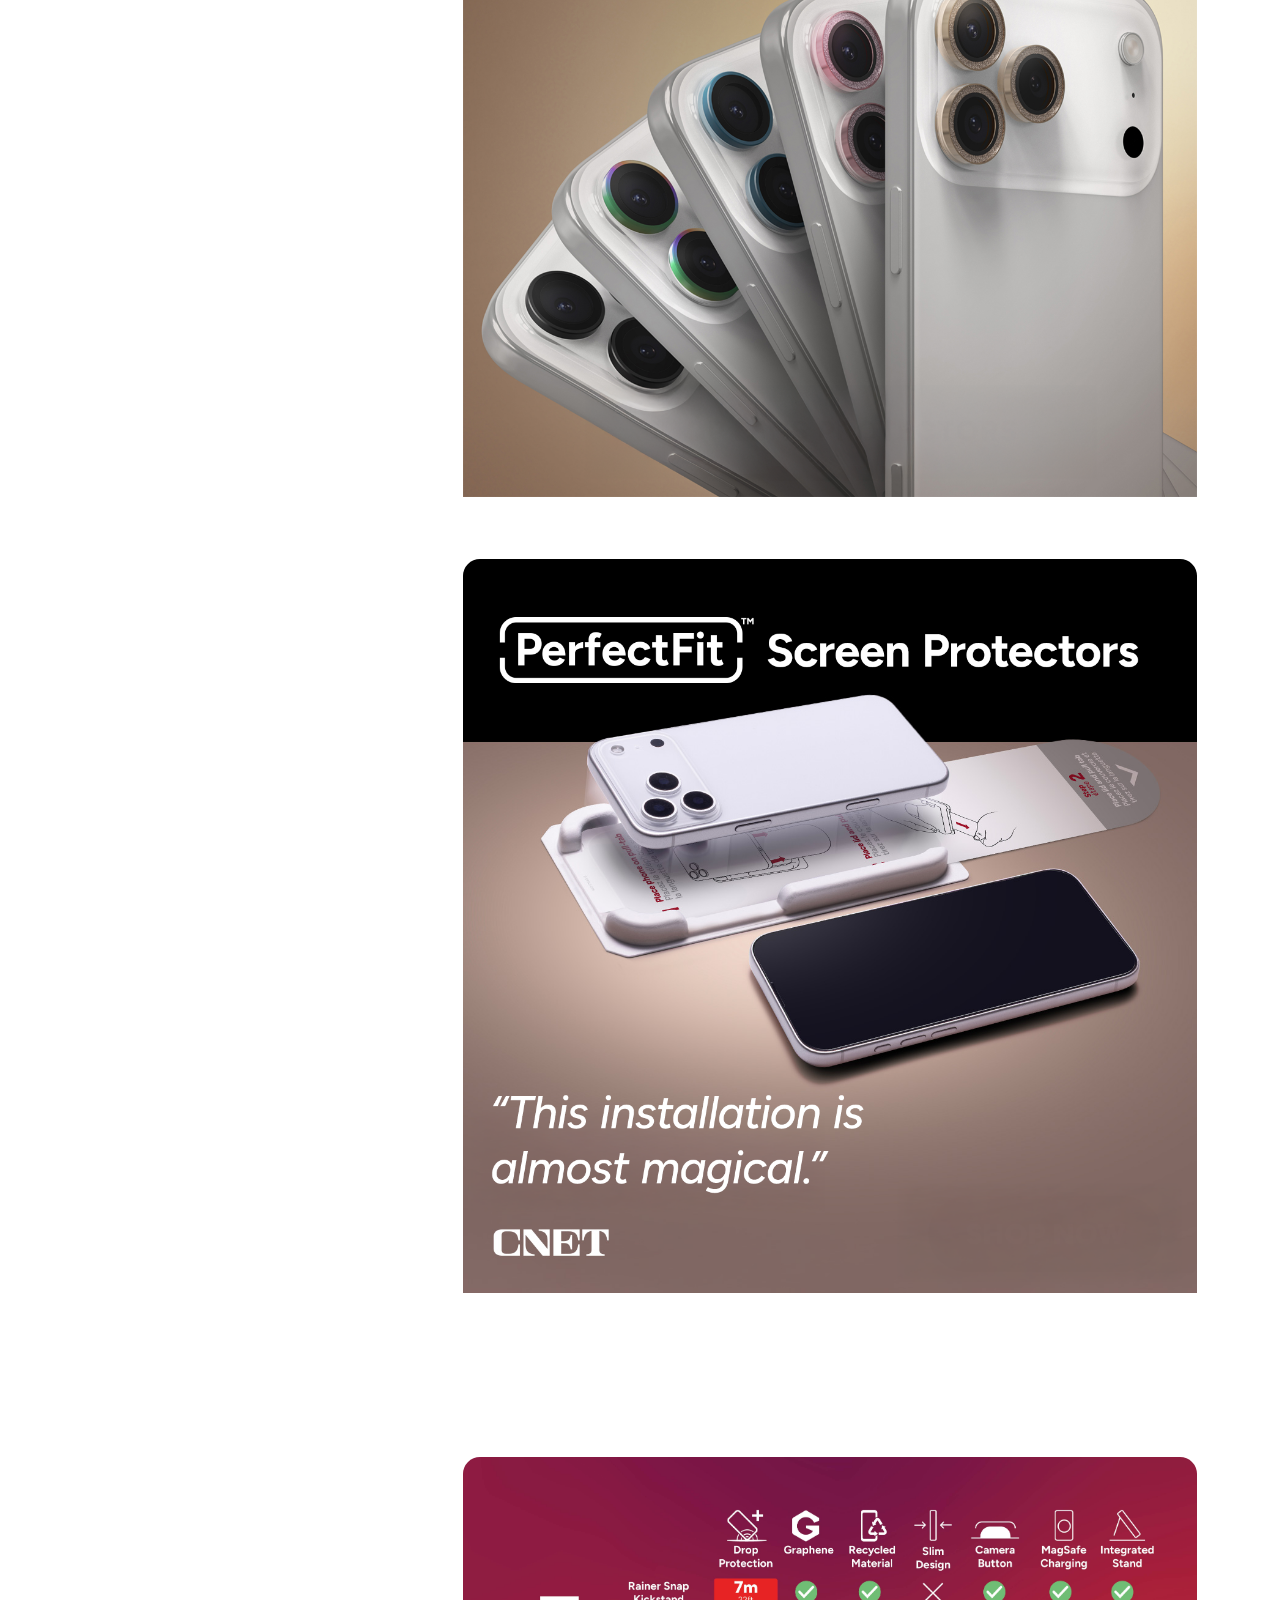
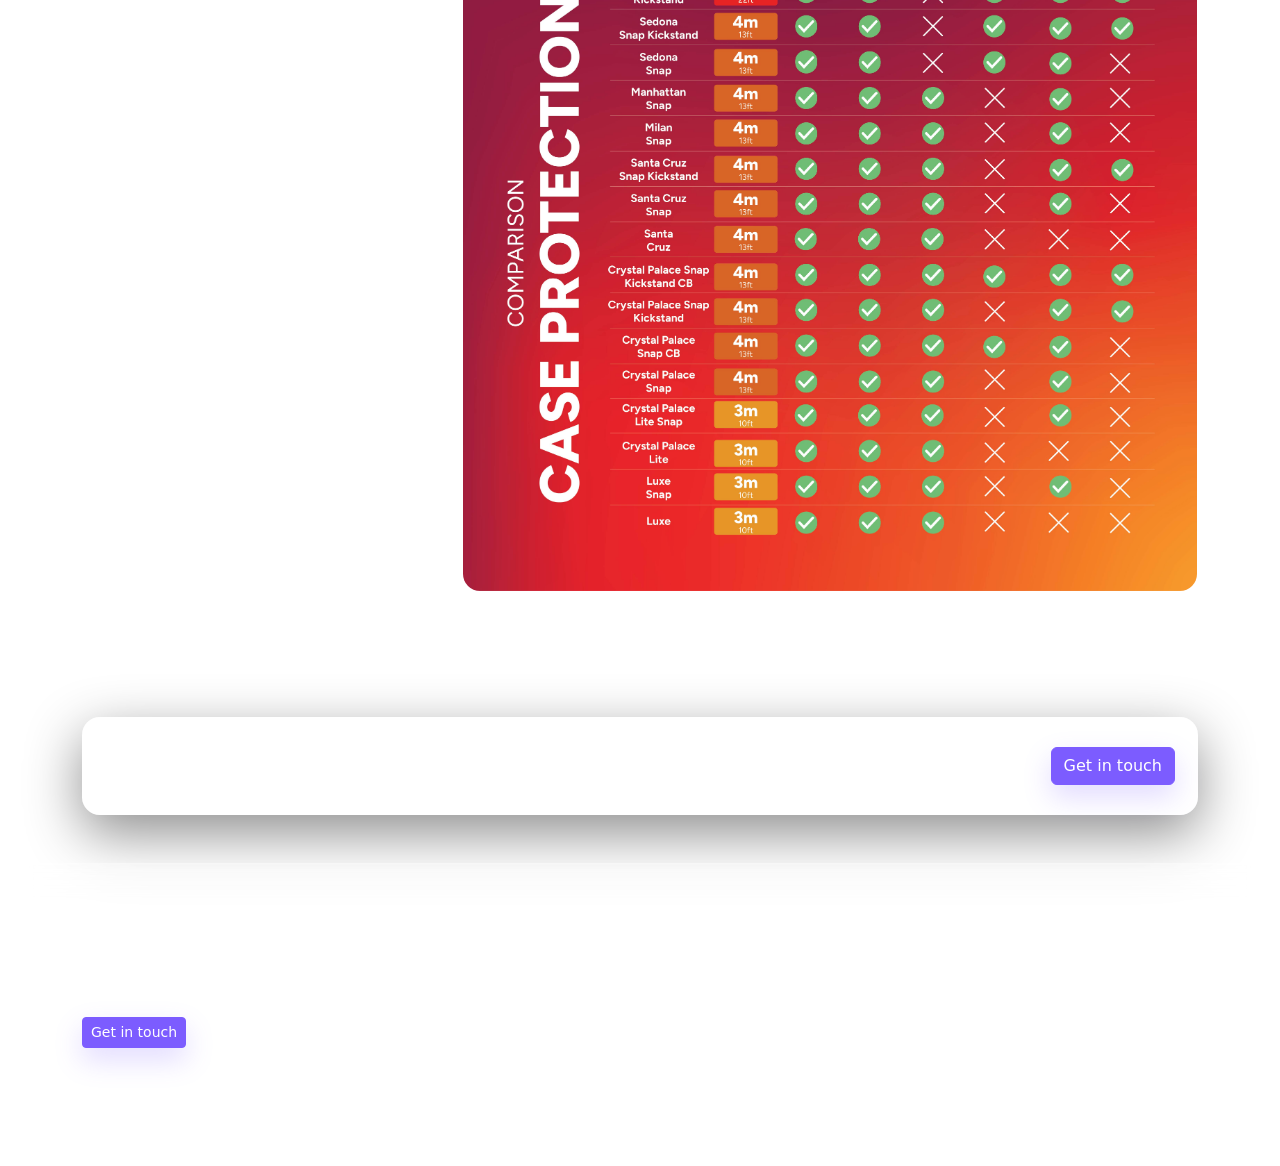
<file: case-zagg-iphone17.html>
<!-- =========================
     case-zagg-iphone17.html (FULL FILE)
========================= -->
<!doctype html>
<html lang="en">
<head>
  <meta charset="utf-8" />
  <title>ZAGG — iPhone 17 Launch (Case Study) • Connor Myers</title>
  <meta name="viewport" content="width=device-width, initial-scale=1" />

<!-- Favicons -->
<link rel="icon" type="image/svg+xml" href="assets/brand/favicon.svg">
<link rel="icon" type="image/png" sizes="32x32" href="assets/brand/favicon-32x32.png">
<link rel="icon" type="image/png" sizes="16x16" href="assets/brand/favicon-16x16.png">
<link rel="icon" type="image/png" href="assets/brand/favicon.ico">

<link rel="apple-touch-icon" href="assets/brand/apple-touch-icon.png">

<link rel="icon" type="image/png" sizes="192x192" href="assets/brand/android-chrome-192x192.png">
<link rel="icon" type="image/png" sizes="512x512" href="assets/brand/android-chrome-512x512.png">

<meta name="theme-color" content="#FBFAF7">

  <!-- Bootstrap -->
  <link href="https://cdn.jsdelivr.net/npm/bootstrap@5.3.3/dist/css/bootstrap.min.css" rel="stylesheet" />
  <link rel="stylesheet" href="https://cdn.jsdelivr.net/npm/bootstrap-icons@1.11.3/font/bootstrap-icons.min.css" />

  <!-- Fonts -->
  <link rel="preconnect" href="https://fonts.googleapis.com">
  <link rel="preconnect" href="https://fonts.gstatic.com" crossorigin>
  <link href="https://fonts.googleapis.com/css2?family=Inter:wght@400;600&display=swap" rel="stylesheet">

  <!-- Site CSS -->
  <link rel="stylesheet" href="css/styles.css" />
</head>

<body>

<!-- NAV -->
<nav class="navbar navbar-expand-lg sticky-top">
  <div class="container">
    <div class="nav-float w-100">

      <!-- LEFT -->
      <div class="nav-left">
        <a class="navbar-brand brand-wordmark" href="index.html" aria-label="Connor Myers">
          <span class="brand-first">Connor</span>
          <span class="brand-last"> Myers</span>
        </a>

        <button id="themeToggle" class="theme-switch ms-2" type="button" aria-label="Toggle theme">
          <span class="theme-switch__knob" aria-hidden="true">
            <span class="theme-switch__icon" aria-hidden="true"></span>
          </span>
        </button>
      </div>

      <!-- COLLAPSE PANEL (mobile + desktop links) -->
      <div id="nav" class="collapse navbar-collapse">
        <ul class="navbar-nav ms-lg-auto align-items-lg-center gap-lg-2">
          <li class="nav-item"><a class="nav-link active" href="index.html">Home</a></li>

          <li class="nav-item dropdown">
            <a class="nav-link dropdown-toggle" href="#" role="button"
               data-bs-toggle="dropdown" aria-expanded="false">
              Work
            </a>
            <ul class="dropdown-menu glass">
              <li><a class="dropdown-item" href="case-pipshots.html">UX / UI — Pipshots</a></li>
              <li><a class="dropdown-item" href="motion.html">Motion — Formative</a></li>
              <li><a class="dropdown-item" href="case-zagg-iphone17.html">Campaign — ZAGG</a></li>
            </ul>
          </li>

          <li class="nav-item"><a class="nav-link" href="about.html">About</a></li>
         

          <!-- Mobile CTA (ONLY mobile) -->
          <li class="nav-item d-lg-none mt-2">
            <a href="contact.html" class="btn btn-primary w-100 nav-cta-mobile">
              Get in touch
            </a>
          </li>
        </ul>
      </div>

      <!-- RIGHT -->
      <div class="nav-right">
        <!-- Desktop CTA (ONLY desktop) -->
        <a href="contact.html" class="btn btn-primary btn-sm nav-cta d-none d-lg-inline-flex">
          Get in touch
        </a>

        <!-- Hamburger -->
        <button class="navbar-toggler" type="button"
                data-bs-toggle="collapse" data-bs-target="#nav"
                aria-controls="nav" aria-expanded="false" aria-label="Toggle navigation">
          <span class="navbar-toggler-icon"></span>
        </button>
      </div>

    </div>
  </div>
</nav>

  <!-- HERO (text first, image below) -->
  <header class="py-5 zagg-hero">
    <div class="container">
      <p class="text-uppercase small text-muted mb-2">Campaign Suite</p>

      <div class="row g-4 align-items-start">
        <div class="col-lg-8">
          <h1 class="display-5 fw-semibold mb-3">ZAGG — iPhone 17 Launch</h1>

          <p class="lead text-muted mb-4">
            A multi-channel launch suite across web, email and paid — built to create hype, clarify product differences,
            and help shoppers quickly choose the right case + screen protector.
          </p>

          <div class="d-flex flex-wrap gap-2 mb-4">
            <span class="chip">Homepage + category banners</span>
            <span class="chip">Web tiles</span>
            <span class="chip">Comparison charts</span>
            <span class="chip">Email campaign</span>
            <span class="chip">Google Ads</span>
            <span class="chip">Meta</span>
          </div>

          <div class="zagg-meta">
            <div class="zagg-meta__card">
              <div class="zagg-meta__label">Role</div>
              <div class="zagg-meta__value">Design + production (web + marketing assets)</div>
            </div>
            <div class="zagg-meta__card">
              <div class="zagg-meta__label">Client</div>
              <div class="zagg-meta__value">ZAGG</div>
            </div>
            <div class="zagg-meta__card">
              <div class="zagg-meta__label">Focus</div>
              <div class="zagg-meta__value">Clarity, consistency, launch speed</div>
            </div>
          </div>

          <div class="d-flex flex-wrap gap-2 mt-4">
            <a class="btn btn-primary" href="#email">View the work</a>
            <a class="btn btn-outline-primary" href="contact.html">Get in touch</a>
          </div>
        </div>
      </div>

      <!-- HERO IMAGE BELOW TEXT -->
      <div class="zagg-hero-media mt-4">
        <!-- Use your banner file here -->
        <img
          src="assets/img/zagg/rainier-banner.png"
          alt="ZAGG iPhone 17 campaign hero banner"
          loading="eager"
          decoding="async"
        />
      </div>
    </div>
  </header>

  <!-- BRIEF -->
  <section class="py-5">
    <div class="container">
      <div class="row g-4 align-items-start">
        <div class="col-lg-4">
          <h2 class="h4 mb-3">The brief</h2>
          <p class="text-muted mb-0">
            The iPhone 17 launch had a lot of hype — and ZAGG needed a launch-ready set of assets that could scale across
            multiple product lines while staying consistent across web, email and paid.
          </p>
        </div>

        <div class="col-lg-8">
          <div class="case-card">
            <div class="row g-3">
              <div class="col-md-6">
                <div class="case-list">
                  <div class="case-list__title">Key needs</div>
                  <ul class="mb-0">
                    <li>Clear differentiation across multiple case + protector lines</li>
                    <li>Reusable layouts for fast rollout</li>
                    <li>Web assets that “snap” into existing templates</li>
                    <li>Paid + email creative aligned with on-site messaging</li>
                  </ul>
                </div>
              </div>

              <div class="col-md-6">
                <div class="case-list">
                  <div class="case-list__title">What I delivered</div>
                  <ul class="mb-0">
                    <li>Homepage + category banners</li>
                    <li>Web tiles + product highlight graphics</li>
                    <li>Comparison chart graphics</li>
                    <li>Email creatives + paid social/display assets</li>
                  </ul>
                </div>
              </div>
            </div>
          </div><!-- /case-card -->
        </div>
      </div>
    </div>
  </section>

  <!-- GOOGLE ADS -->
<section class="py-5" id="google-ads">
  <div class="container">
    <div class="row g-4 align-items-start">
      <!-- Left copy -->
      <div class="col-lg-4">
        <h2 class="h4 mb-2">Google Ads</h2>
        <p class="text-muted mb-0">
          A set of product-led creatives designed for fast scanning — clear naming, key benefits, and consistent styling
          across multiple case + screen protector lines.
        </p>
      </div>

      <!-- Right media -->
      <div class="col-lg-8">
        <div class="ad-grid">
          <figure class="ad-tile">
            <img src="assets/img/zagg/crystal-palace.png" alt="Google ad creative — Crystal Palace" loading="lazy">
          </figure>

          <figure class="ad-tile">
            <img src="assets/img/zagg/kickstand.png" alt="Google ad creative — Kickstand" loading="lazy">
          </figure>

          <figure class="ad-tile">
            <img src="assets/img/zagg/rainier.png" alt="Google ad creative — Rainier" loading="lazy">
          </figure>

          <figure class="ad-tile">
            <img src="assets/img/zagg/xtr5-11x.png" alt="Google ad creative — XTR5 11X" loading="lazy">
          </figure>
        </div>

      </div>
    </div>
  </div>
</section>


  <!-- EMAIL (stacked, remove broken one) -->
  <section id="email" class="py-5">
    <div class="container">
      <div class="row g-4 align-items-start">
        <div class="col-lg-4">
          <h2 class="h4 mb-2">Email creatives</h2>
          <p class="text-muted mb-0">
            Launch messaging translated into email modules — bold hero, simple hierarchy, and fast scanning.
          </p>
        </div>

        <div class="col-lg-8">
          <div class="email-stack">
            <figure class="email-shot">
              <img src="assets/img/zagg/email-01.png" alt="ZAGG email creative 01" loading="lazy" decoding="async">
              <figcaption>Hero-led opener — clear promise + product focus.</figcaption>
            </figure>

            <figure class="email-shot">
              <img src="assets/img/zagg/email-06.png" alt="ZAGG email creative 06" loading="lazy" decoding="async">
              <figcaption>Camera protection highlight — simple benefit-first layout.</figcaption>
            </figure>

            <figure class="email-shot">
              <img src="assets/img/zagg/email-08.png" alt="ZAGG email creative 08" loading="lazy" decoding="async">
              <figcaption>Product + proof point — credibility + conversion cue.</figcaption>
            </figure>
          </div>

          <div class="d-flex flex-wrap gap-2 mt-4">
          </div>
        </div>
      </div>
    </div>
  </section>

  <!-- COMPARISON CHART (no grey rectangle) -->
  <section id="comparison" class="py-5">
    <div class="container">
      <div class="row g-4 align-items-start">
        <div class="col-lg-4">
          <h2 class="h4 mb-2">Comparison chart</h2>
          <p class="text-muted mb-0">
            Designed to reduce decision friction — quick scanning across key features and product tiers.
          </p>
        </div>

        <div class="col-lg-8">
          <figure class="comparison-figure">
            <img
              src="assets/img/zagg/iphone17-comparison-cases.jpg"
              alt="ZAGG case protection comparison chart"
              loading="lazy"
              decoding="async"
            />
            <figcaption class="text-muted small mt-2 mb-0">
              Scaled for readability — built as a reusable template.
            </figcaption>
          </figure>
        </div>
      </div>
    </div>
  </section>

  <!-- CTA -->
  <section class="py-5">
    <div class="container">
      <div class="case-card case-card--cta">
        <div class="row g-3 align-items-center">
          <div class="col-lg-8">
            <h2 class="h5 mb-1">Need campaign assets that stay consistent across channels?</h2>
            <p class="text-muted mb-0">I can help with web tiles, email modules, paid creative, and launch-ready systems.</p>
          </div>
          <div class="col-lg-4 d-flex gap-2 justify-content-lg-end">
            <a class="btn btn-primary" href="contact.html">Get in touch</a>
            
          </div>
        </div>
      </div>
    </div>
  </section>

  <!-- FOOTER (same as your other pages) -->
  <footer class="site-footer">
    <div class="container">
      <div class="row g-4">
        <div class="col-lg-5">
          <div class="footer-brand mb-2">Connor Myers</div>
          <p class="text-muted mb-3">
            UX-led websites, campaigns and motion designed to communicate clearly and convert confidently.
          </p>
          <a href="contact.html" class="btn btn-primary btn-sm">Get in touch</a>
        </div>

        <div class="col-lg-7">
          <div class="row g-3">
            <div class="col-md-4">
              <div class="footer-title">Work</div>
              <ul class="footer-list">
                <li><a href="case-zagg-iphone17.html">ZAGG Campaign</a></li>
                <li><a href="case-pipshots.html">Pipshots Website</a></li>
                <li><a href="motion.html">Motion</a></li>
              </ul>
            </div>

            <div class="col-md-4">
              <div class="footer-title">About</div>
              <ul class="footer-list">
                <li><a href="about.html">About me</a></li>
                <li><a href="assets/docs/Connor_Myers_CV.pdf" target="_blank" rel="noopener">Download CV</a></li>
              </ul>
            </div>

            <div class="col-md-4">
              <div class="footer-title">Contact</div>
              <ul class="footer-list">
                <li><a href="contact.html">Contact page</a></li>
                <li><a href="mailto:connrmyers@gmail.com">connrmyers@gmail.com</a></li>
                <li><a href="tel:+353894838653">+353 89 483 8653</a></li>
              </ul>
            </div>
          </div>
        </div>
      </div>

      <div class="footer-bottom mt-4 pt-3 d-flex justify-content-between flex-wrap gap-2">
        <span class="small text-muted">© <span id="footerYear"></span> Connor Myers</span>
        <span class="small text-muted">Freelance enquiries welcome</span>
      </div>
    </div>
  </footer>

  <!-- JS -->
  <script src="https://cdn.jsdelivr.net/npm/bootstrap@5.3.3/dist/js/bootstrap.bundle.min.js"></script>
  <script src="js/main.js"></script>
</body>
</html>
</file>
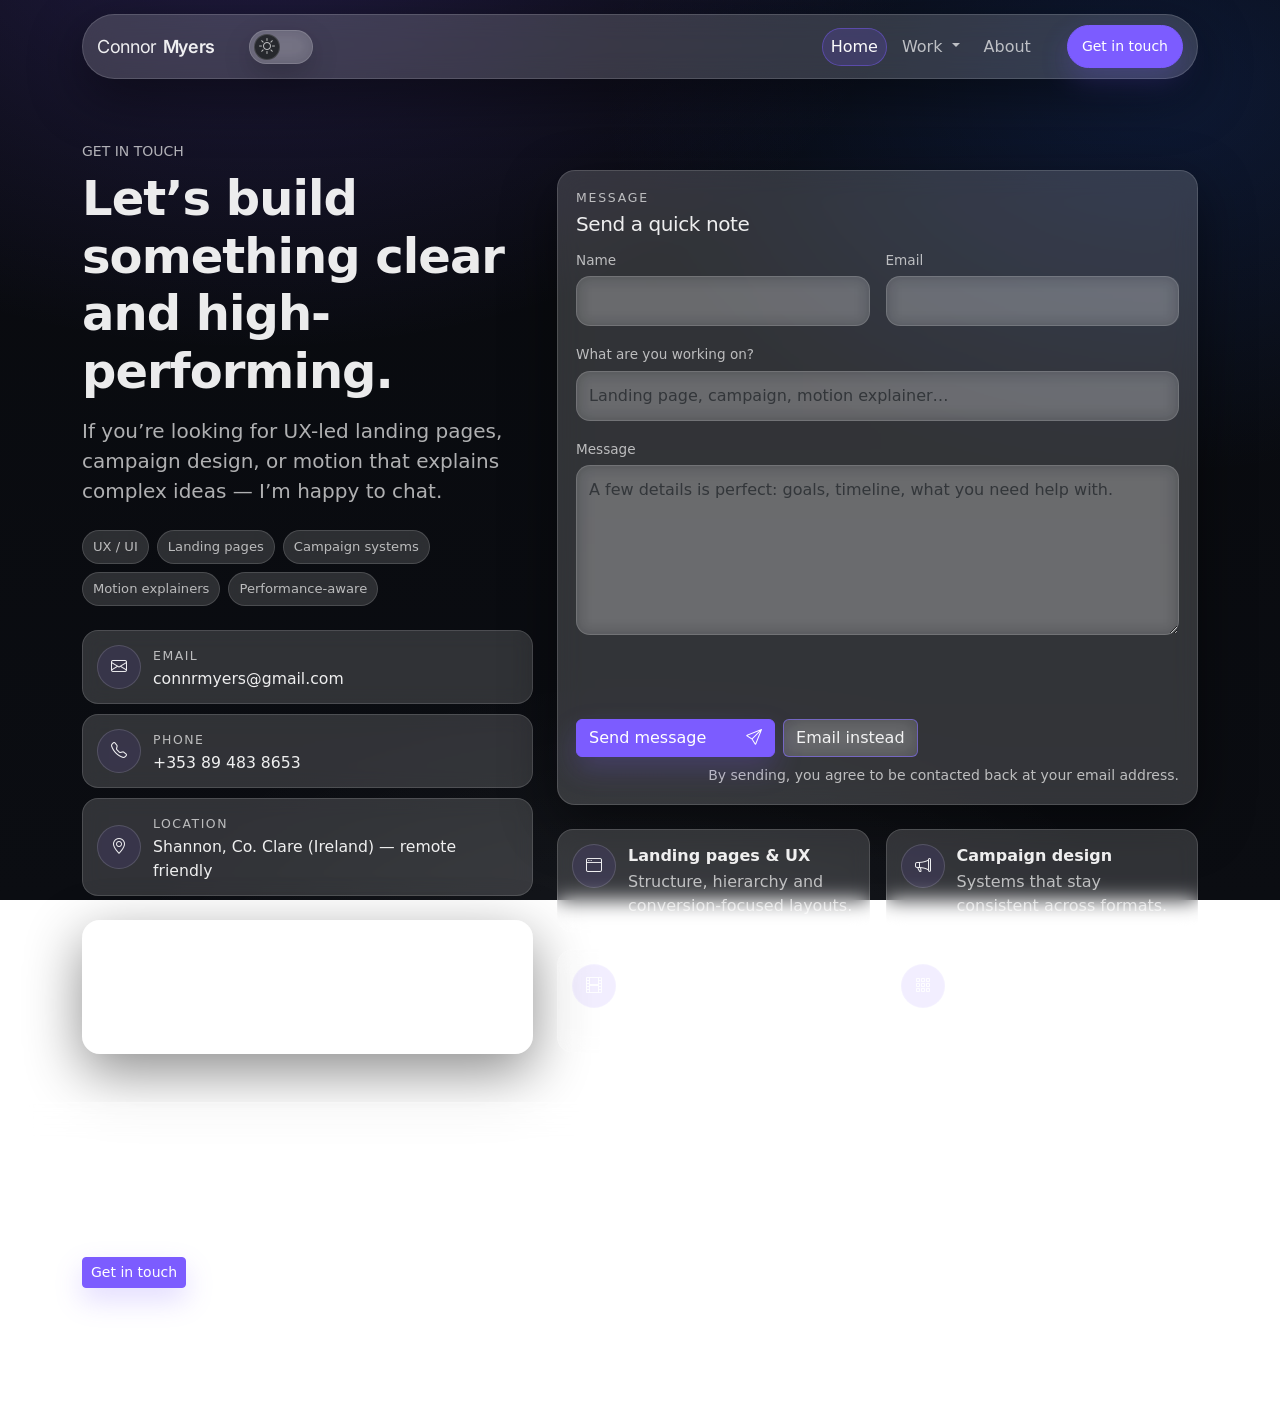
<file: contact.html>
<!-- =========================
     contact.html (FULL FILE)
========================= -->
<!doctype html>
<html lang="en">
<head>
  <meta charset="utf-8" />
  <title>Get in touch | Connor Myers</title>
  <meta name="viewport" content="width=device-width, initial-scale=1" />

<!-- Favicons -->
<link rel="icon" type="image/svg+xml" href="assets/brand/favicon.svg">
<link rel="icon" type="image/png" sizes="32x32" href="assets/brand/favicon-32x32.png">
<link rel="icon" type="image/png" sizes="16x16" href="assets/brand/favicon-16x16.png">
<link rel="icon" type="image/png" href="assets/brand/favicon.ico">

<link rel="apple-touch-icon" href="assets/brand/apple-touch-icon.png">

<link rel="icon" type="image/png" sizes="192x192" href="assets/brand/android-chrome-192x192.png">
<link rel="icon" type="image/png" sizes="512x512" href="assets/brand/android-chrome-512x512.png">

<meta name="theme-color" content="#FBFAF7">


  <!-- Bootstrap -->
  <link href="https://cdn.jsdelivr.net/npm/bootstrap@5.3.3/dist/css/bootstrap.min.css" rel="stylesheet" />
  <link rel="stylesheet" href="https://cdn.jsdelivr.net/npm/bootstrap-icons@1.11.3/font/bootstrap-icons.min.css" />

  <!-- Fonts -->
  <link rel="preconnect" href="https://fonts.googleapis.com">
  <link rel="preconnect" href="https://fonts.gstatic.com" crossorigin>
  <link href="https://fonts.googleapis.com/css2?family=Inter:wght@400;600&display=swap" rel="stylesheet">

  <!-- Site CSS -->
  <link rel="stylesheet" href="css/styles.css" />
</head>

<body>

 <!-- NAV -->
<nav class="navbar navbar-expand-lg sticky-top">
  <div class="container">
    <div class="nav-float w-100">

      <!-- LEFT -->
      <div class="nav-left">
        <a class="navbar-brand brand-wordmark" href="index.html" aria-label="Connor Myers">
          <span class="brand-first">Connor</span>
          <span class="brand-last"> Myers</span>
        </a>

        <button id="themeToggle" class="theme-switch ms-2" type="button" aria-label="Toggle theme">
          <span class="theme-switch__knob" aria-hidden="true">
            <span class="theme-switch__icon" aria-hidden="true"></span>
          </span>
        </button>
      </div>

      <!-- COLLAPSE PANEL (mobile + desktop links) -->
      <div id="nav" class="collapse navbar-collapse">
        <ul class="navbar-nav ms-lg-auto align-items-lg-center gap-lg-2">
          <li class="nav-item"><a class="nav-link active" href="index.html">Home</a></li>

          <li class="nav-item dropdown">
            <a class="nav-link dropdown-toggle" href="#" role="button"
               data-bs-toggle="dropdown" aria-expanded="false">
              Work
            </a>
            <ul class="dropdown-menu glass">
              <li><a class="dropdown-item" href="case-pipshots.html">UX / UI — Pipshots</a></li>
              <li><a class="dropdown-item" href="motion.html">Motion — Formative</a></li>
              <li><a class="dropdown-item" href="case-zagg-iphone17.html">Campaign — ZAGG</a></li>
            </ul>
          </li>

          <li class="nav-item"><a class="nav-link" href="about.html">About</a></li>
         

          <!-- Mobile CTA (ONLY mobile) -->
          <li class="nav-item d-lg-none mt-2">
            <a href="contact.html" class="btn btn-primary w-100 nav-cta-mobile">
              Get in touch
            </a>
          </li>
        </ul>
      </div>

      <!-- RIGHT -->
      <div class="nav-right">
        <!-- Desktop CTA (ONLY desktop) -->
        <a href="contact.html" class="btn btn-primary btn-sm nav-cta d-none d-lg-inline-flex">
          Get in touch
        </a>

        <!-- Hamburger -->
        <button class="navbar-toggler" type="button"
                data-bs-toggle="collapse" data-bs-target="#nav"
                aria-controls="nav" aria-expanded="false" aria-label="Toggle navigation">
          <span class="navbar-toggler-icon"></span>
        </button>
      </div>

    </div>
  </div>
</nav>

  <!-- HERO -->
  <header class="py-5 contact-hero">
    <div class="container">
      <p class="text-uppercase small text-muted mb-2">Get in touch</p>

      <div class="row g-4 align-items-start">
        <!-- Left -->
        <div class="col-lg-5">
          <h1 class="display-5 fw-semibold mb-3">Let’s build something clear and high-performing.</h1>

          <p class="lead text-muted mb-4">
            If you’re looking for UX-led landing pages, campaign design, or motion that explains complex ideas —
            I’m happy to chat.
          </p>

          <div class="d-flex flex-wrap gap-2 mb-4">
            <span class="chip">UX / UI</span>
            <span class="chip">Landing pages</span>
            <span class="chip">Campaign systems</span>
            <span class="chip">Motion explainers</span>
            <span class="chip">Performance-aware</span>
          </div>

          <div class="contact-info">
            <a class="contact-info__row" href="mailto:connrmyers@gmail.com">
              <span class="contact-info__icon"><i class="bi bi-envelope"></i></span>
              <span>
                <span class="contact-info__label">Email</span><br>
                <span class="contact-info__value">connrmyers@gmail.com</span>
              </span>
            </a>

            <a class="contact-info__row" href="tel:+353894838653">
              <span class="contact-info__icon"><i class="bi bi-telephone"></i></span>
              <span>
                <span class="contact-info__label">Phone</span><br>
                <span class="contact-info__value">+353 89 483 8653</span>
              </span>
            </a>

            <div class="contact-info__row">
              <span class="contact-info__icon"><i class="bi bi-geo-alt"></i></span>
              <span>
                <span class="contact-info__label">Location</span><br>
                <span class="contact-info__value">Shannon, Co. Clare (Ireland) — remote friendly</span>
              </span>
            </div>
          </div>

          <div class="contact-mini mt-4">
            <div class="contact-mini__title">Good to know</div>
            <ul class="mb-0 text-muted">
              <li>Typical reply time: <strong>within 24–48 hours</strong></li>
              <li>Freelance enquiries welcome</li>
              <li>Open to roles across Ireland + remote</li>
            </ul>
          </div>
        </div>

        <!-- Right -->
        <div class="col-lg-7">
          <div class="contact-card">
            <div class="contact-card__top">
              <div>
                <div class="contact-card__eyebrow">Message</div>
                <h2 class="h5 mb-0">Send a quick note</h2>
              </div>
              
            </div>

<form class="contact-form" id="contactForm" action="https://api.web3forms.com/submit" method="POST">
  <input type="hidden" name="access_key" value="2bc78117-aec8-43be-8b6a-59116fe7c1d1">
  <input type="hidden" name="subject" value="New portfolio enquiry from Connor Myers website">
  <input type="checkbox" name="botcheck" class="contact-botcheck" tabindex="-1" autocomplete="off" aria-hidden="true">

  <div class="row g-3">
    <div class="col-md-6">
      <label class="form-label contact-label" for="name">Name</label>
      <input class="form-control contact-input" id="name" name="name" type="text" autocomplete="name" required>
    </div>

    <div class="col-md-6">
      <label class="form-label contact-label" for="email">Email</label>
      <input class="form-control contact-input" id="email" name="email" type="email" autocomplete="email" required>
    </div>

    <div class="col-12">
      <label class="form-label contact-label" for="subject">What are you working on?</label>
      <input class="form-control contact-input" id="subject" name="project_brief" type="text"
             placeholder="Landing page, campaign, motion explainer…" required>
    </div>

    <div class="col-12">
      <label class="form-label contact-label" for="message">Message</label>
      <textarea class="form-control contact-input" id="message" name="message" rows="6"
                placeholder="A few details is perfect: goals, timeline, what you need help with." required></textarea>
    </div>

    <div class="col-12">
      <p
        class="contact-form__status"
        id="contactFormStatus"
        role="status"
        aria-live="polite"
        aria-atomic="true"
      ></p>
    </div>

    <div class="col-12 d-flex flex-wrap gap-2 align-items-center">
      <button type="submit" class="btn btn-primary contact-submit-btn">
        <span class="contact-submit-btn__label">Send message</span>
        <span class="contact-submit-btn__spinner" aria-hidden="true"></span>
        <i class="bi bi-send ms-1" aria-hidden="true"></i>
      </button>
      <a class="btn btn-outline-primary" href="mailto:connrmyers@gmail.com">
        Email instead
      </a>
      <span class="small text-muted ms-md-auto">
        By sending, you agree to be contacted back at your email address.
      </span>
    </div>
  </div>
</form>


          </div>

          <div class="contact-services mt-4">
            <div class="row g-3">
              <div class="col-md-6">
                <div class="contact-service">
                  <div class="contact-service__icon"><i class="bi bi-window"></i></div>
                  <div>
                    <div class="contact-service__title">Landing pages & UX</div>
                    <div class="text-muted">Structure, hierarchy and conversion-focused layouts.</div>
                  </div>
                </div>
              </div>

              <div class="col-md-6">
                <div class="contact-service">
                  <div class="contact-service__icon"><i class="bi bi-megaphone"></i></div>
                  <div>
                    <div class="contact-service__title">Campaign design</div>
                    <div class="text-muted">Systems that stay consistent across formats.</div>
                  </div>
                </div>
              </div>

              <div class="col-md-6">
                <div class="contact-service">
                  <div class="contact-service__icon"><i class="bi bi-film"></i></div>
                  <div>
                    <div class="contact-service__title">Motion explainers</div>
                    <div class="text-muted">Illustration-led animation for clarity and awareness.</div>
                  </div>
                </div>
              </div>

              <div class="col-md-6">
                <div class="contact-service">
                  <div class="contact-service__icon"><i class="bi bi-grid-3x3-gap"></i></div>
                  <div>
                    <div class="contact-service__title">Design systems</div>
                    <div class="text-muted">Reusable components and templates for scale.</div>
                  </div>
                </div>
              </div>
            </div>
          </div><!-- /services -->
        </div>
      </div>
    </div>
  </header>

  <!-- FOOTER (same as your index) -->
  <footer class="site-footer">
    <div class="container">
      <div class="row g-4">
        <div class="col-lg-5">
          <div class="footer-brand mb-2">Connor Myers</div>
          <p class="text-muted mb-3">
            UX-led websites, campaigns and motion designed to communicate clearly and convert confidently.
          </p>
          <a href="contact.html" class="btn btn-primary btn-sm">Get in touch</a>
        </div>

        <div class="col-lg-7">
          <div class="row g-3">
            <div class="col-md-4">
              <div class="footer-title">Work</div>
              <ul class="footer-list">
                <li><a href="case-zagg-iphone17.html">ZAGG Campaign</a></li>
                <li><a href="case-pipshots.html">Pipshots Website</a></li>
                <li><a href="motion.html">Motion</a></li>
              </ul>
            </div>

            <div class="col-md-4">
              <div class="footer-title">About</div>
              <ul class="footer-list">
                <li><a href="about.html">About me</a></li>
                <li><a href="assets/docs/Connor_Myers_CV.pdf" target="_blank" rel="noopener">Download CV</a></li>
              </ul>
            </div>

            <div class="col-md-4">
              <div class="footer-title">Contact</div>
              <ul class="footer-list">
                <li><a href="contact.html">Contact page</a></li>
                <li><a href="mailto:connrmyers@gmail.com">connrmyers@gmail.com</a></li>
                <li><a href="tel:+353894838653">+353 89 483 8653</a></li>
              </ul>
            </div>
          </div>
        </div>
      </div>

      <div class="footer-bottom mt-4 pt-3 d-flex justify-content-between flex-wrap gap-2">
        <span class="small text-muted">© <span id="footerYear"></span> Connor Myers</span>
        <span class="small text-muted">Freelance enquiries welcome</span>
      </div>
    </div>
  </footer>

  <!-- JS -->
  <script src="https://cdn.jsdelivr.net/npm/bootstrap@5.3.3/dist/js/bootstrap.bundle.min.js"></script>
  <script src="js/main.js"></script>
</body>
</html>
</file>
<file: css/styles.css>
/* =========================
   styles.css (FULL FILE)
   Glassmorphism + background gradients (fixed)
   CSS ONLY — no HTML in here
========================= */

/* ---------- Theme tokens ---------- */
/* DARK is default (no data-theme attr) */
:root{
  --bg: #0b0d12;

  /* Glass */
  --surface: rgba(255,255,255,.18);
  --surface-2: rgba(255,255,255,.25);
  --border: rgba(255,255,255,.14);

  --text: rgba(255,255,255,.92);
  --muted: rgba(255,255,255,.68);

  --accent: #7c5cff;
  --radius: 18px;

  --glass-blur: 14px;
  --glass-shadow: 0 18px 55px rgba(0,0,0,.45);

  /* Background glow colors (dark) */
  --glow-1: rgba(124, 92, 255, .22);
  --glow-2: rgba(43, 106, 255, .16);
  --glow-3: rgba(255, 255, 255, .06);

  /* Divider */
  --divider: rgba(255,255,255,.06);
}

/* ---------- Nav ---------- */
/* Wrapper: NO blur, no glass — keep outside area clear */
.navbar{
  backdrop-filter: none !important;
  -webkit-backdrop-filter: none !important;
  background: transparent !important;
  border-bottom: 0 !important;
}

[data-theme="light"]{
  --bg: #fbfaf7;

  /* Glass */
  --surface: rgba(255,255,255,.80);
  --surface-2: rgba(255,255,255,.95);
  --border: rgba(10,10,12,.10);

  --text: rgba(10,10,12,.90);
  --muted: rgba(10,10,12,.58);

  --accent: #6b5ae6;

  --glass-blur: 12px;
  --glass-shadow: 0 18px 55px rgba(10,10,12,.12);

  /* Background glow colors (light) */
  --glow-1: rgba(107, 90, 230, .16);
  --glow-2: rgba(124, 92, 255, .10);
  --glow-3: rgba(0, 0, 0, .04);

  --divider: rgba(10,10,12,.08);
}

/* ---------- Global ---------- */
*{
  transition:
    background-color .15s ease,
    color .15s ease,
    border-color .15s ease,
    box-shadow .15s ease,
    opacity .15s ease,
    transform .15s ease;
}

html, body{
  min-height: 100%;
}

body{
  margin: 0;
  color: var(--text);
  background:
    radial-gradient(1200px 800px at 20% -10%, var(--glow-1), transparent 55%),
    radial-gradient(1000px 700px at 90% 10%, var(--glow-2), transparent 55%),
    radial-gradient(900px 600px at 50% 115%, var(--glow-3), transparent 60%),
    linear-gradient(180deg,
      color-mix(in oklab, var(--bg) 90%, #000) 0%,
      var(--bg) 100%
    );
  background-attachment: fixed;
}

/* Bootstrap helper overrides */
.text-muted{ color: var(--muted) !important; }
.border-bottom{ border-color: var(--border) !important; }
h1,h2,h3{ letter-spacing: -0.02em; }

/* A reusable glass utility (optional) */
.glass{
  background: color-mix(in oklab, var(--surface) 92%, transparent);
  border: 1px solid var(--border);
  border-radius: var(--radius);
  backdrop-filter: blur(var(--glass-blur));
  -webkit-backdrop-filter: blur(var(--glass-blur));
  box-shadow: var(--glass-shadow);
}

/* ---------- Nav ---------- */
.navbar{
  backdrop-filter: blur(var(--glass-blur));
  -webkit-backdrop-filter: blur(var(--glass-blur));
  background: color-mix(in oklab, var(--surface) 92%, transparent);
  border-bottom: 1px solid var(--border) !important;
}

/* Floating navbar pill */
.navbar{
  position: sticky;
  top: 0;
  z-index: 1030;
  background: transparent !important;
  border-bottom: 0 !important;
  padding-top: 14px;
  padding-bottom: 14px;
}

.nav-float{
  width: 100%;
  padding: 10px 14px;
  border-radius: 999px;

  /* glass look */
  background: color-mix(in oklab, var(--surface) 92%, transparent);
  border: 1px solid var(--border);
  backdrop-filter: blur(var(--glass-blur));
  -webkit-backdrop-filter: blur(var(--glass-blur));
  box-shadow: var(--glass-shadow);

  /* mobile/default layout */
  display: flex;
  align-items: center;
  gap: 12px;
  flex-wrap: nowrap;
}

/* LEFT / RIGHT blocks */
.nav-left{
  display: flex;
  align-items: center;
  gap: 10px;
  flex: 0 0 auto;
  white-space: nowrap;
}

.nav-right{
  display: flex;
  align-items: center;
  gap: 10px;
  flex: 0 0 auto;
}

.nav-cta{ white-space: nowrap; }

/* ✅ DESKTOP: force CTA far right (no flex fighting) */
@media (min-width: 992px){
  .nav-float{
    display: grid;
    grid-template-columns: auto 1fr auto; /* left | menu | right */
    align-items: center;
  }

  /* make the collapse take the middle column */
  #nav.navbar-collapse{
    display: flex !important;          /* ensure visible on desktop */
    justify-content: center;           /* center the links */
    flex-basis: auto;
  }

  /* keep UL tight */
  #nav .navbar-nav{
    margin: 0;
    gap: 8px;
  }

  /* right side stays pinned */
  .nav-right{
    justify-self: end;
  }
}

/* Navbar brand */
.navbar .navbar-brand{
  color: var(--text) !important;
  letter-spacing: -0.02em;
}

/* Brand wordmark (navbar) */
.brand-wordmark{
  font-family: "Inter", system-ui, -apple-system, BlinkMacSystemFont, sans-serif;
  font-size: 17px;
  letter-spacing: -0.015em;
  color: var(--text) !important;
  text-decoration: none;
  display: inline-flex;
  align-items: center;
  line-height: 1;
  gap: 6px; /* adds space between Connor and Myers */
}
.brand-first{ font-weight: 400; }
.brand-last{ font-weight: 600; }

@media (min-width: 992px){
  .brand-wordmark{ font-size: 18px; }
}

.nav-link{ color: var(--muted); }
.nav-link:hover,
.nav-link.active{ color: var(--text); }

/* Nav pills */
.navbar-nav .nav-link{
  position: relative;
  padding: 6px 14px;
  border-radius: 999px;
}

.navbar-nav .nav-link:hover{
  background: color-mix(in oklab, var(--accent) 12%, transparent);
  box-shadow: 0 0 0 1px color-mix(in oklab, var(--accent) 35%, transparent);
}

.navbar-nav .nav-link.active{
  background: color-mix(in oklab, var(--accent) 18%, transparent);
  box-shadow: 0 0 0 1px color-mix(in oklab, var(--accent) 55%, transparent);
}

/* ---------- Buttons ---------- */
.btn-primary{
  background: var(--accent);
  border-color: var(--accent);
  box-shadow: 0 12px 28px color-mix(in oklab, var(--accent) 22%, transparent);
}

.btn-primary:hover{
  background: color-mix(in oklab, var(--accent) 92%, #000);
  border-color: color-mix(in oklab, var(--accent) 92%, #000);
}

.btn-outline-primary{
  border-color: color-mix(in oklab, var(--accent) 55%, var(--border));
  color: var(--text);
  background: color-mix(in oklab, var(--surface) 65%, transparent);
  backdrop-filter: blur(calc(var(--glass-blur) - 4px));
  -webkit-backdrop-filter: blur(calc(var(--glass-blur) - 4px));
}

.btn-outline-primary:hover{
  background: color-mix(in oklab, var(--accent) 12%, transparent);
  border-color: var(--accent);
  color: var(--text);
}

/* CTA pill looks nicer inside nav */
.nav-cta{
  border-radius: 999px;
  padding: 10px 14px;
}

/* Dropdown glass */
.dropdown-menu{
  background: color-mix(in oklab, var(--surface) 96%, transparent);
  border: 1px solid var(--border);
  backdrop-filter: blur(var(--glass-blur));
  -webkit-backdrop-filter: blur(var(--glass-blur));
  box-shadow: var(--glass-shadow);
  border-radius: 14px;
  padding: 8px;
}

.dropdown-item{
  color: var(--text);
  border-radius: 10px;
  padding: 10px 12px;
}

.dropdown-item:hover{
  background: color-mix(in oklab, var(--accent) 14%, transparent);
  color: var(--text);
}

/* Make the collapse panel behave nicely on mobile */
@media (max-width: 991px){
  .nav-float{
    border-radius: 20px;
    padding: 12px;
    flex-wrap: wrap;
  }

  .navbar-collapse{
    width: 100%;
  }

  /* single centered dropdown panel */
  #nav.navbar-collapse{
    margin-top: 12px;
    padding: 14px;
    border-radius: 22px;
    background: color-mix(in oklab, var(--surface) 92%, transparent);
    border: 1px solid var(--border);
    backdrop-filter: blur(var(--glass-blur));
    -webkit-backdrop-filter: blur(var(--glass-blur));
    box-shadow: var(--glass-shadow);
  }

  .navbar-nav{
    align-items: center !important;
    text-align: center;
    gap: 10px;
  }

  /* Prevent “circle CTA” behaviour */
  .nav-cta-mobile{
    border-radius: 999px;
    padding: 12px 16px;
  }
}

/* Dark mode only (no [data-theme="light"]) */
html:not([data-theme="light"]) .navbar-nav .nav-link.active{
  color: rgba(255,255,255,.98) !important;
}

/* Hamburger */
:root .navbar-toggler{
  border: none;
}

:root .navbar-toggler-icon{
  filter: invert(1) brightness(2);
}

[data-theme="light"] .navbar-toggler-icon{
  filter: none;
}

@media (min-width: 992px){
  .nav-right{
    flex-direction: row-reverse;
  }
}

@media (min-width: 992px){
  .nav-float{
    display: grid;
    grid-template-columns: auto 1fr auto;
    align-items: center;
  }

  /* center the nav links */
  #nav.navbar-collapse{
    display: flex !important;
    justify-content: flex-end;
    margin-right: 16px;
  }

  /* CTA is ALWAYS far right */
  .nav-right{
    justify-self: end;
  }
}

/* Dark mode: active nav link text white (not in light mode) */
:root .nav-link.active{ color: rgba(255,255,255,.95) !important; }
[data-theme="light"] .nav-link.active{ color: rgba(10,10,12,.90) !important; }


/* ---------- Section dividers ----------
   IMPORTANT: don’t put background on sections/headers or it “cuts” the gradient.
-------------------------------------- */
header, section{
  background: transparent;
  border-bottom: 0;
}

/* Use an inner divider instead (subtle line at the bottom of content blocks) */
.section-divider{
  height: 1px;
  background: var(--divider);
  width: 100%;
}

/* ---------- Theme switch ---------- */
.theme-switch{
  width: 64px;
  height: 34px;
  border-radius: 999px;
  border: 1px solid var(--border);
  background: color-mix(in oklab, var(--surface) 85%, transparent);
  backdrop-filter: blur(calc(var(--glass-blur) - 4px));
  -webkit-backdrop-filter: blur(calc(var(--glass-blur) - 4px));
  position: relative;
  display: inline-flex;
  align-items: center;
  justify-content: center;
  padding: 0;
  cursor: pointer;
  box-shadow: 0 10px 28px rgba(0,0,0,.20);
}

.theme-switch:hover{
  border-color: color-mix(in oklab, var(--accent) 45%, var(--border));
  box-shadow: 0 0 0 1px color-mix(in oklab, var(--accent) 35%, transparent), 0 10px 28px rgba(0,0,0,.22);
}

.theme-switch__knob{
  width: 26px;
  height: 26px;
  border-radius: 999px;
  background: color-mix(in oklab, var(--bg) 86%, #fff);
  border: 1px solid var(--border);
  position: absolute;
  left: 4px;
  top: 50%;
  transform: translateY(-50%);
  transition: left .25s ease;
  display: inline-flex;
  align-items: center;
  justify-content: center;
}

.theme-switch__icon{
  display: inline-flex;
  align-items: center;
  justify-content: center;
  color: var(--muted);
  line-height: 1;
  font-size: 1rem;
}

[data-theme="light"] .theme-switch__knob{
  left: calc(100% - 30px);
}

/* ---------- Chips ---------- */
.chip{
  display: inline-flex;
  align-items: center;
  padding: 6px 10px;
  border-radius: 999px;
  border: 1px solid var(--border);
  background: color-mix(in oklab, var(--surface) 80%, transparent);
  backdrop-filter: blur(calc(var(--glass-blur) - 6px));
  -webkit-backdrop-filter: blur(calc(var(--glass-blur) - 6px));
  font-size: .82rem;
  color: var(--muted);
}

/* ---------- Featured Panels Layout ---------- */
#featuredPanels > .featured-item{ display: flex; }

.panel{
  display: flex;
  flex-direction: column;
  width: 100%;
}

.panel-card{
  width: 100%;
  text-align: left;
  border: 1px solid var(--border);
  background: color-mix(in oklab, var(--surface) 92%, transparent);
  border-radius: var(--radius);
  padding: 18px;
  color: var(--text);
  cursor: pointer;
  display: flex;
  flex-direction: column;
  gap: 14px;
  backdrop-filter: blur(var(--glass-blur));
  -webkit-backdrop-filter: blur(var(--glass-blur));
  box-shadow: var(--glass-shadow);
}

.panel-card:hover{
  background: color-mix(in oklab, var(--surface-2) 92%, transparent);
  border-color: color-mix(in oklab, var(--accent) 40%, var(--border));
  transform: translateY(-2px);
}

.panel-top{
  display: flex;
  align-items: flex-start;
  justify-content: space-between;
  gap: 12px;
}

.panel-eyebrow{
  font-size: .78rem;
  letter-spacing: .14em;
  text-transform: uppercase;
  color: var(--muted);
  margin-bottom: 6px;
}

.panel-plus{
  width: 34px;
  height: 34px;
  border-radius: 999px;
  border: 1px solid var(--border);
  display: inline-flex;
  align-items: center;
  justify-content: center;
  color: var(--muted);
  flex: 0 0 auto;
  background: color-mix(in oklab, var(--surface) 70%, transparent);
  backdrop-filter: blur(calc(var(--glass-blur) - 6px));
  -webkit-backdrop-filter: blur(calc(var(--glass-blur) - 6px));
  transition: transform .2s ease, border-color .2s ease, color .2s ease;
}

.panel-card.is-open .panel-plus{
  transform: rotate(45deg);
  color: var(--text);
  border-color: color-mix(in oklab, var(--accent) 45%, var(--border));
}

/* Preview video */
.panel-preview{
  border-radius: 14px;
  overflow: hidden;
  border: 1px solid var(--border);
  background: color-mix(in oklab, var(--surface) 85%, transparent);
  backdrop-filter: blur(calc(var(--glass-blur) - 4px));
  -webkit-backdrop-filter: blur(calc(var(--glass-blur) - 4px));
  padding: 10px;
}

.panel-preview-video{
  width: 100%;
  height: auto;
  aspect-ratio: 16 / 9;
  object-fit: contain;
  display: block;
  border-radius: 10px;
}

/* Drawer */
.featured-drawer{
  border: 1px solid var(--border);
  border-radius: var(--radius);
  background: color-mix(in oklab, var(--surface) 92%, transparent);
  backdrop-filter: blur(var(--glass-blur));
  -webkit-backdrop-filter: blur(var(--glass-blur));
  box-shadow: var(--glass-shadow);
  overflow: hidden;

  max-height: 0;
  opacity: 0;
  transform: translateY(-6px);
  transition: max-height .35s ease, opacity .25s ease, transform .25s ease;
}

.featured-drawer.is-open{
  opacity: 1;
  transform: translateY(0);
}

.featured-drawer__inner{ padding: 16px; }

.panel-inner{
  padding: 16px;
  border: 1px solid var(--border);
  border-radius: var(--radius);
  background: color-mix(in oklab, var(--surface) 88%, transparent);
  backdrop-filter: blur(var(--glass-blur));
  -webkit-backdrop-filter: blur(var(--glass-blur));
}

.mini-grid{
  display: grid;
  grid-template-columns: repeat(2, 1fr);
  gap: 10px;
}

.mini-tile{
  border: 1px dashed color-mix(in oklab, var(--border) 70%, transparent);
  border-radius: 14px;
  padding: 14px;
  color: var(--muted);
  font-size: .9rem;
  min-height: 70px;
  display: flex;
  align-items: center;
  justify-content: center;
  background: color-mix(in oklab, var(--surface) 70%, transparent);
  backdrop-filter: blur(calc(var(--glass-blur) - 6px));
  -webkit-backdrop-filter: blur(calc(var(--glass-blur) - 6px));
}

.panel-card.is-active{
  border-color: color-mix(in oklab, var(--accent) 50%, var(--border));
  background: color-mix(in oklab, var(--surface-2) 92%, transparent);
}

/* Reduced motion */
@media (prefers-reduced-motion: reduce){
  .panel-preview{ display: none; }
  .panel-card{ transition: none; }
  .featured-drawer{ transition: none; }
}

/* ---------- Services ---------- */
.service-card{
  height: 100%;
  padding: 18px;
  border-radius: var(--radius);
  background: color-mix(in oklab, var(--surface) 92%, transparent);
  border: 1px solid var(--border);
  backdrop-filter: blur(var(--glass-blur));
  -webkit-backdrop-filter: blur(var(--glass-blur));
  box-shadow: var(--glass-shadow);
  transition: border-color .2s ease, background .2s ease, transform .2s ease;
}

.service-card:hover{
  background: color-mix(in oklab, var(--surface-2) 92%, transparent);
  border-color: color-mix(in oklab, var(--accent) 35%, var(--border));
  transform: translateY(-2px);
}

/* ---------- Footer ---------- */
.site-footer{
  background: color-mix(in oklab, var(--surface) 92%, transparent) !important;
  border-top: 1px solid var(--border);
  backdrop-filter: blur(var(--glass-blur));
  -webkit-backdrop-filter: blur(var(--glass-blur));
}

.site-footer .container{
  padding-top: 3.5rem;
  padding-bottom: 3.5rem;
}

.footer-brand{
  font-weight: 600;
  font-size: 1.05rem;
  letter-spacing: -0.01em;
}

.footer-title{
  font-size: .8rem;
  text-transform: uppercase;
  letter-spacing: .12em;
  color: var(--muted);
  margin-bottom: 10px;
}

.footer-list{
  list-style: none;
  padding: 0;
  margin: 0;
}

.footer-list li{ margin-bottom: 6px; }

.footer-list a{
  color: var(--text);
  text-decoration: none;
}

.footer-list a:hover{ text-decoration: underline; }

.footer-bottom{
  border-top: 1px solid var(--border);
}

/* ---------- Mobile nav dropdown ---------- */
@media (max-width: 991px){
  .navbar-collapse{
    text-align: center;
    padding-bottom: 1.5rem;
  }
  .navbar-nav{
    align-items: center;
    gap: 12px;
  }
  .navbar-nav .nav-link{
    display: inline-block;
    font-size: 1.1rem;
  }
}

/* =========================
   Client Hero (logo reveal)
========================= */
.client-hero{
  padding-top: 0;
  padding-bottom: 3rem;
}

.client-hero-grid{
  display: grid;
  grid-template-columns: repeat(3, 1fr);
  gap: 1.25rem;
  margin-top: 2rem;
}

.client-tile{
  position: relative;
  display: block;
  aspect-ratio: 4 / 3;
  overflow: hidden;
  border-radius: 18px;
  background: #000;
  border: none;
  text-decoration: none;
  box-shadow: 0 22px 70px rgba(0,0,0,.40);
}

.tile-bg{
  width: 100%;
  height: 100%;
  object-fit: cover;
  display: block;
}

.tile-overlay{
  position: absolute;
  inset: 0;
  background: rgba(0,0,0,.62);
  transition: opacity .35s ease;
}

.tile-logo{
  position: absolute;
  inset: 0;
  margin: auto;
  width: 140px;
  max-width: 65%;
  height: auto;
  opacity: .98;
  transition: opacity .35s ease;
  filter: drop-shadow(0 8px 18px rgba(0,0,0,.35));
}

.tile-logo--ms{ width: 300px; }
.tile-logo--mhi{ width: 260px; }

.client-tile:hover .tile-overlay,
.client-tile:hover .tile-logo{ opacity: 0; }

.client-tile:focus-visible{
  outline: none;
  box-shadow: 0 0 0 3px color-mix(in oklab, var(--accent) 55%, transparent);
}

@media (max-width: 991px){
  .client-hero-grid{ grid-template-columns: 1fr; gap: 1rem; }
  .tile-logo{ width: 130px; }
  .tile-logo--ms{ width: 160px; }
  .tile-logo--mhi{ width: 170px; }
}

@media (prefers-reduced-motion: reduce){
  .tile-overlay, .tile-logo{ transition: none; }
}

.client-tile.is-revealed .tile-overlay,
.client-tile.is-revealed .tile-logo{ opacity: 0; }

/* ---------- Pipshots mini image grid (homepage drawer) ---------- */
.mini-grid--images{
  display: grid;
  grid-template-columns: repeat(2, 1fr);
  gap: 12px;
}

.mini-shot{
  margin: 0;
  border-radius: 14px;
  overflow: hidden;
  border: 1px solid color-mix(in oklab, var(--border) 70%, transparent);
  transition: transform .2s ease, border-color .2s ease;
  padding: 10px;
  background: color-mix(in oklab, var(--surface) 92%, transparent);
  backdrop-filter: blur(calc(var(--glass-blur) - 6px));
  -webkit-backdrop-filter: blur(calc(var(--glass-blur) - 6px));
}

.mini-shot:hover{
  transform: translateY(-2px);
  border-color: color-mix(in oklab, var(--accent) 35%, var(--border));
}

.mini-shot img{
  width: 100%;
  height: 110px;
  object-fit: contain;
  border-radius: 8px;
  padding: 6px;
  display: block;
}

.mini-shot figcaption{
  padding: 8px 10px;
  font-size: .78rem;
  color: var(--muted);
  text-align: center;
  background: color-mix(in oklab, var(--surface) 85%, transparent);
  border-radius: 10px;
  margin-top: 8px;
  border: 1px solid color-mix(in oklab, var(--border) 70%, transparent);
}

/* =========================
   Case study helpers
========================= */
.case-media{
  border-radius: var(--radius);
  overflow: hidden;
  border: 1px solid var(--border);
  background: #000;
  box-shadow: var(--glass-shadow);
}

.case-media__video{
  width: 100%;
  height: 360px;
  object-fit: cover;
  display: block;
}

.case-hero-flat img{
  width: 100%;
  height: auto;
  display: block;
}

.case-card{
  padding: 18px;
  border: 1px solid var(--border);
  border-radius: var(--radius);
  background: color-mix(in oklab, var(--surface) 92%, transparent);
  backdrop-filter: blur(var(--glass-blur));
  -webkit-backdrop-filter: blur(var(--glass-blur));
  box-shadow: var(--glass-shadow);
}

.case-list__title{
  font-weight: 600;
  margin-bottom: 10px;
}

.case-gallery{
  display: grid;
  grid-template-columns: repeat(2, minmax(0, 1fr));
  gap: 14px;
}

.case-shot{
  margin: 0;
  border: 1px solid var(--border);
  background: color-mix(in oklab, var(--surface) 92%, transparent);
  border-radius: var(--radius);
  overflow: hidden;
  backdrop-filter: blur(var(--glass-blur));
  -webkit-backdrop-filter: blur(var(--glass-blur));
  box-shadow: var(--glass-shadow);
}

.case-shot img{
  width: 100%;
  height: 240px;
  object-fit: contain;
  display: block;
  padding: 10px;
  background: color-mix(in oklab, var(--surface) 70%, transparent);
}

.case-shot figcaption{
  padding: 10px 12px;
  font-size: .82rem;
  color: var(--muted);
  text-align: center;
  border-top: 1px solid var(--border);
}

@media (max-width: 991px){
  .case-media__video{ height: 260px; }
  .case-gallery{ grid-template-columns: 1fr; }
  .case-shot img{ height: 260px; }
}

/* =========================
   About page
========================= */
.about-hero{
  background: transparent;
}

.about-card{
  border: 1px solid var(--border);
  background: color-mix(in oklab, var(--surface) 92%, transparent);
  border-radius: var(--radius);
  padding: 16px;
  backdrop-filter: blur(var(--glass-blur));
  -webkit-backdrop-filter: blur(var(--glass-blur));
  box-shadow: var(--glass-shadow);
}

.about-card--pad{ padding: 18px; }

.about-headshot{
  width: 100%;
  max-width: 240px;
  margin: 0 0 24px;
  padding: 10px;
  border-radius: 22px;
  border: 1px solid color-mix(in oklab, var(--border) 85%, transparent);
  background: color-mix(in oklab, var(--surface) 90%, transparent);
  box-shadow: var(--glass-shadow);
}

.about-headshot img{
  display: block;
  width: 100%;
  max-width: 240px;
  border-radius: 18px;
  border: 1px solid var(--border);
  box-shadow: var(--glass-shadow);
}

.about-card__title{
  font-size: .78rem;
  text-transform: uppercase;
  letter-spacing: .12em;
  color: var(--muted);
  margin-bottom: 10px;
}

.about-divider{
  height: 1px;
  background: var(--border);
  margin: 14px 0;
}

.about-meta{
  display: grid;
  gap: 10px;
}

.about-meta__row{
  display: grid;
  grid-template-columns: 92px 1fr;
  gap: 10px;
  align-items: baseline;
}

.about-meta__label{
  color: var(--muted);
  font-size: .85rem;
}

.about-meta__value{
  color: var(--text);
  text-decoration: none;
  font-size: .95rem;
}

.about-meta__value:hover{ text-decoration: underline; }

.home-headshot{
  display: inline-flex;
  align-items: center;
  gap: 12px;
  margin: 0 0 16px;
}

.home-headshot img{
  width: 56px;
  height: 56px;
  object-fit: cover;
  border-radius: 999px;
  border: 1px solid var(--border);
  box-shadow: var(--glass-shadow);
}

.home-headshot__meta{
  display: grid;
  gap: 2px;
  line-height: 1.1;
}

.home-headshot__meta strong{
  color: var(--text);
  font-size: .96rem;
  font-weight: 600;
}

.home-headshot__meta span{
  color: var(--muted);
  font-size: .88rem;
}

.about-points{
  display: grid;
  gap: 12px;
  margin-top: 14px;
}

.about-point{
  display: grid;
  grid-template-columns: 40px 1fr;
  gap: 12px;
  align-items: start;
  padding: 12px;
  border-radius: 16px;
  border: 1px solid var(--border);
  background: color-mix(in oklab, var(--surface) 88%, transparent);
  backdrop-filter: blur(calc(var(--glass-blur) - 4px));
  -webkit-backdrop-filter: blur(calc(var(--glass-blur) - 4px));
}

.about-point__icon{
  width: 40px;
  height: 40px;
  border-radius: 999px;
  display: grid;
  place-items: center;
  border: 1px solid var(--border);
  background: color-mix(in oklab, var(--accent) 10%, transparent);
  color: var(--text);
}

.about-point__title{
  font-weight: 600;
  margin-bottom: 2px;
}

.about-point__text{
  color: var(--muted);
  font-size: .95rem;
}

.about-timeline{ display: grid; gap: 12px; }

.about-role{
  padding: 16px;
  border-radius: var(--radius);
  border: 1px solid var(--border);
  background: color-mix(in oklab, var(--surface) 92%, transparent);
  backdrop-filter: blur(var(--glass-blur));
  -webkit-backdrop-filter: blur(var(--glass-blur));
  box-shadow: var(--glass-shadow);
}

.about-role__top{
  display: flex;
  align-items: baseline;
  justify-content: space-between;
  gap: 12px;
  margin-bottom: 6px;
}

.about-list{
  margin: 0;
  padding-left: 18px;
  color: var(--muted);
}

.about-list li{ margin: 4px 0; }

.about-edu{ display: grid; gap: 12px; }

.about-edu__row{
  padding: 12px;
  border-radius: 16px;
  border: 1px solid var(--border);
  background: color-mix(in oklab, var(--surface) 88%, transparent);
  backdrop-filter: blur(calc(var(--glass-blur) - 4px));
  -webkit-backdrop-filter: blur(calc(var(--glass-blur) - 4px));
}

.about-edu__title{
  font-weight: 600;
  margin-bottom: 2px;
}

@media (max-width: 991px){
  .about-headshot{
    margin-left: auto;
    margin-right: auto;
  }

  .about-meta__row{ grid-template-columns: 88px 1fr; }
}

/* Dropdown: glass styling */
.dropdown-menu{
  background: color-mix(in oklab, var(--surface) 92%, transparent);
  border: 1px solid var(--border);
  border-radius: 14px;
  padding: 8px;
  backdrop-filter: blur(var(--glass-blur));
  -webkit-backdrop-filter: blur(var(--glass-blur));
  box-shadow: var(--glass-shadow);
}

.dropdown-item{
  border-radius: 12px;
  color: var(--text);
  padding: 10px 12px;
}

.dropdown-item:hover,
.dropdown-item:focus{
  background: color-mix(in oklab, var(--accent) 12%, transparent);
  color: var(--text);
}

.dropdown-divider{
  border-top-color: color-mix(in oklab, var(--border) 70%, transparent);
  margin: 8px 6px;
}

.dd-title{
  font-weight: 600;
  line-height: 1.1;
}

.dd-sub{
  font-size: .82rem;
  color: var(--muted);
  margin-top: 2px;
}


/* =========================
   Motion page (redesign)
========================= */

.motion-hero{ background: transparent; }

.motion-meta{
  display: grid;
  grid-template-columns: repeat(3, minmax(0, 1fr));
  gap: 10px;
}

.motion-meta__item{
  border: 1px solid var(--border);
  background: color-mix(in oklab, var(--surface) 88%, transparent);
  border-radius: 16px;
  padding: 12px 14px;
  backdrop-filter: blur(calc(var(--glass-blur) - 2px));
  -webkit-backdrop-filter: blur(calc(var(--glass-blur) - 2px));
}

.motion-meta__label{
  font-size: .78rem;
  letter-spacing: .12em;
  text-transform: uppercase;
  color: var(--muted);
  margin-bottom: 4px;
}

.motion-meta__value{
  font-size: .95rem;
  color: var(--text);
}

.motion-side{
  border: 1px solid var(--border);
  background: color-mix(in oklab, var(--surface) 92%, transparent);
  border-radius: var(--radius);
  padding: 16px;
  backdrop-filter: blur(var(--glass-blur));
  -webkit-backdrop-filter: blur(var(--glass-blur));
  box-shadow: var(--glass-shadow);
}

.motion-side__title{
  font-size: .78rem;
  letter-spacing: .14em;
  text-transform: uppercase;
  color: var(--muted);
  margin-bottom: 10px;
}

.motion-side__list{
  display: grid;
  gap: 10px;
}

.motion-side__row{
  display: grid;
  grid-template-columns: 96px 1fr;
  gap: 10px;
  align-items: baseline;
}

.motion-side__k{
  color: var(--muted);
  font-size: .85rem;
}

.motion-side__v{
  color: var(--text);
  font-size: .95rem;
}

/* Project cards */
.motion-project{
  border: 1px solid var(--border);
  border-radius: var(--radius);
  background: color-mix(in oklab, var(--surface) 92%, transparent);
  backdrop-filter: blur(var(--glass-blur));
  -webkit-backdrop-filter: blur(var(--glass-blur));
  box-shadow: var(--glass-shadow);
  overflow: hidden;
  height: 100%;
}

.motion-project__head{
  padding: 18px;
  border-bottom: 1px solid var(--border);
}

.motion-project__media{
  padding: 14px 18px 0;
}

.motion-frame{
  border: 1px solid var(--border);
  background: #000;
  border-radius: 16px;
  overflow: hidden;
}

/* ✅ consistent sizing: no massive videos */
.motion-project__video{
  width: 100%;
  height: auto;
  aspect-ratio: 16 / 9;
  max-height: 420px; /* adjust if you want */
  object-fit: contain;
  display: block;
}

.motion-project__notes{
  display: grid;
  grid-template-columns: 1fr 1fr;
  gap: 12px;
  padding: 14px 18px 18px;
}

.motion-note{
  border: 1px solid color-mix(in oklab, var(--border) 80%, transparent);
  background: color-mix(in oklab, var(--surface) 85%, transparent);
  border-radius: 16px;
  padding: 12px 14px;
}

.motion-note__title{
  font-size: .78rem;
  letter-spacing: .12em;
  text-transform: uppercase;
  color: var(--muted);
  margin-bottom: 6px;
}

/* Compact process row */
.motion-process{
  display: grid;
  grid-template-columns: repeat(4, minmax(0, 1fr));
  gap: 12px;
}

.motion-process__item{
  border: 1px solid var(--border);
  background: color-mix(in oklab, var(--surface) 88%, transparent);
  border-radius: 16px;
  padding: 14px;
  display: grid;
  grid-template-columns: 44px 1fr;
  gap: 12px;
  align-items: start;
  backdrop-filter: blur(calc(var(--glass-blur) - 4px));
  -webkit-backdrop-filter: blur(calc(var(--glass-blur) - 4px));
}

.motion-process__icon{
  width: 44px;
  height: 44px;
  border-radius: 999px;
  display: grid;
  place-items: center;
  border: 1px solid var(--border);
  background: color-mix(in oklab, var(--accent) 10%, transparent);
  color: var(--text);
}

.motion-process__title{
  font-weight: 600;
  margin-bottom: 2px;
}

.motion-process__text{
  font-size: .95rem;
}

@media (max-width: 991px){
  .motion-meta{ grid-template-columns: 1fr; }
  .motion-side__row{ grid-template-columns: 84px 1fr; }
  .motion-project__notes{ grid-template-columns: 1fr; }
  .motion-process{ grid-template-columns: 1fr; }
}

/* =========================
   Contact page
========================= */

.contact-hero{ background: transparent; }

/* Left contact info list */
.contact-info{
  display: grid;
  gap: 10px;
}

.contact-info__row{
  display: grid;
  grid-template-columns: 44px 1fr;
  gap: 12px;
  align-items: center;

  border: 1px solid var(--border);
  background: color-mix(in oklab, var(--surface) 88%, transparent);
  border-radius: 16px;
  padding: 12px 14px;

  backdrop-filter: blur(calc(var(--glass-blur) - 4px));
  -webkit-backdrop-filter: blur(calc(var(--glass-blur) - 4px));

  text-decoration: none;
  color: var(--text);
}

.contact-info__row:hover{
  border-color: color-mix(in oklab, var(--accent) 35%, var(--border));
  background: color-mix(in oklab, var(--surface-2) 90%, transparent);
  transform: translateY(-1px);
}

.contact-info__icon{
  width: 44px;
  height: 44px;
  border-radius: 999px;
  display: grid;
  place-items: center;
  border: 1px solid var(--border);
  background: color-mix(in oklab, var(--accent) 10%, transparent);
  color: var(--text);
  flex: 0 0 auto;
}

.contact-info__label{
  font-size: .78rem;
  letter-spacing: .12em;
  text-transform: uppercase;
  color: var(--muted);
}

.contact-info__value{
  font-size: .98rem;
  color: var(--text);
}

/* Left mini info block */
.contact-mini{
  border: 1px solid var(--border);
  background: color-mix(in oklab, var(--surface) 92%, transparent);
  border-radius: var(--radius);
  padding: 16px;
  backdrop-filter: blur(var(--glass-blur));
  -webkit-backdrop-filter: blur(var(--glass-blur));
  box-shadow: var(--glass-shadow);
}

.contact-mini__title{
  font-size: .78rem;
  letter-spacing: .14em;
  text-transform: uppercase;
  color: var(--muted);
  margin-bottom: 10px;
}

/* Form card */
.contact-card{
  border: 1px solid var(--border);
  background: color-mix(in oklab, var(--surface) 92%, transparent);
  border-radius: var(--radius);
  padding: 18px;
  backdrop-filter: blur(var(--glass-blur));
  -webkit-backdrop-filter: blur(var(--glass-blur));
  box-shadow: var(--glass-shadow);
}

.contact-card__top{
  display: flex;
  align-items: center;
  justify-content: space-between;
  gap: 12px;
  margin-bottom: 12px;
}

.contact-card__eyebrow{
  font-size: .78rem;
  letter-spacing: .14em;
  text-transform: uppercase;
  color: var(--muted);
  margin-bottom: 4px;
}

/* Inputs styled to match glass theme */
.contact-label{
  font-size: .85rem;
  color: var(--muted);
  margin-bottom: 6px;
}

.contact-input{
  border-radius: 14px !important;
  border: 1px solid var(--border) !important;
  background: color-mix(in oklab, var(--surface) 72%, transparent) !important;
  color: var(--text) !important;
  padding: 12px 12px !important;

  backdrop-filter: blur(calc(var(--glass-blur) - 6px));
  -webkit-backdrop-filter: blur(calc(var(--glass-blur) - 6px));
}

.contact-input:focus{
  box-shadow: 0 0 0 3px color-mix(in oklab, var(--accent) 25%, transparent) !important;
  border-color: color-mix(in oklab, var(--accent) 55%, var(--border)) !important;
}

.contact-botcheck{
  position: absolute;
  inline-size: 1px;
  block-size: 1px;
  margin: -1px;
  padding: 0;
  border: 0;
  overflow: hidden;
  clip: rect(0 0 0 0);
  clip-path: inset(50%);
  white-space: nowrap;
}

.contact-form__status{
  min-height: 3.25rem;
  margin: 0;
  padding: .85rem 1rem;
  border: 1px solid transparent;
  border-radius: 14px;
  background: color-mix(in oklab, var(--surface) 65%, transparent);
  color: var(--muted);
  opacity: 0;
  transform: translateY(4px);
  transition: opacity .2s ease, transform .2s ease, border-color .2s ease, background .2s ease, color .2s ease;
  pointer-events: none;
}

.contact-form__status.is-visible{
  opacity: 1;
  transform: translateY(0);
}

.contact-form__status[data-state="loading"]{
  border-color: color-mix(in oklab, var(--accent) 28%, var(--border));
  color: var(--text);
}

.contact-form__status[data-state="success"]{
  border-color: color-mix(in oklab, #5fcf8f 42%, var(--border));
  background: color-mix(in oklab, #5fcf8f 14%, var(--surface));
  color: var(--text);
}

.contact-form__status[data-state="error"]{
  border-color: color-mix(in oklab, #ff7d7d 42%, var(--border));
  background: color-mix(in oklab, #ff7d7d 12%, var(--surface));
  color: var(--text);
}

.contact-submit-btn{
  position: relative;
}

.contact-submit-btn[disabled]{
  opacity: .8;
  cursor: wait;
}

.contact-submit-btn__spinner{
  inline-size: 1rem;
  block-size: 1rem;
  border: 2px solid currentColor;
  border-right-color: transparent;
  border-radius: 50%;
  display: inline-block;
  margin-left: .6rem;
  opacity: 0;
  transform: scale(.85);
  transition: opacity .2s ease, transform .2s ease;
  animation: contact-submit-spin .8s linear infinite;
}

.contact-submit-btn.is-loading .contact-submit-btn__spinner{
  opacity: 1;
  transform: scale(1);
}

.contact-submit-btn.is-loading .bi-send{
  opacity: 0;
}

@keyframes contact-submit-spin{
  to { transform: rotate(360deg); }
}

/* Services grid */
.contact-service{
  border: 1px solid var(--border);
  background: color-mix(in oklab, var(--surface) 88%, transparent);
  border-radius: 16px;
  padding: 14px;
  display: grid;
  grid-template-columns: 44px 1fr;
  gap: 12px;
  align-items: start;

  backdrop-filter: blur(calc(var(--glass-blur) - 4px));
  -webkit-backdrop-filter: blur(calc(var(--glass-blur) - 4px));
}

.contact-service__icon{
  width: 44px;
  height: 44px;
  border-radius: 999px;
  display: grid;
  place-items: center;
  border: 1px solid var(--border);
  background: color-mix(in oklab, var(--accent) 10%, transparent);
  color: var(--text);
}

.contact-service__title{
  font-weight: 600;
  margin-bottom: 2px;
}

@media (max-width: 991px){
  .contact-card{ padding: 16px; }
}

/* =========================
   Featured work cards (simple)
========================= */

.work-card{
  display: flex;
  flex-direction: column;
  text-decoration: none;
  color: var(--text);

  /* One continuous surface */
  background: color-mix(in oklab, var(--surface) 90%, transparent);
  border: 1px solid var(--border);
  border-radius: var(--radius);

  backdrop-filter: blur(var(--glass-blur));
  -webkit-backdrop-filter: blur(var(--glass-blur));
  box-shadow: var(--glass-shadow);

  overflow: hidden;
  height: 100%;
}

.work-card:hover{
  background: color-mix(in oklab, var(--surface-2) 92%, transparent);
  border-color: color-mix(in oklab, var(--accent) 35%, var(--border));
  transform: translateY(-2px);
}

/* Media: no separate panel */
.work-card__media{
  position: relative;
  padding: 14px;

  background: transparent;     /* 👈 remove band */
  border-bottom: none;         /* 👈 remove divider */
}


/* Video stays framed softly */
.work-card__video{
  width: 100%;
  aspect-ratio: 16 / 9;
  object-fit: cover;
  display: block;

  border-radius: 16px;
  border: 1px solid color-mix(in oklab, var(--border) 70%, transparent);
  background: transparent;

  box-shadow: 0 14px 40px rgba(0,0,0,.18);
}

.work-card__placeholder{
  border-radius: 14px;
  border: 1px dashed color-mix(in oklab, var(--border) 70%, transparent);
  background: color-mix(in oklab, var(--surface) 75%, transparent);
  color: var(--muted);
  min-height: 170px;
  display: grid;
  place-items: center;
  text-align: center;
}

.work-card__badge{
  position: absolute;
  top: 12px;
  left: 12px;
  padding: 6px 10px;
  border-radius: 999px;
  border: 1px solid var(--border);
  background: color-mix(in oklab, var(--surface) 92%, transparent);
  color: var(--text);
  font-size: .78rem;
  backdrop-filter: blur(calc(var(--glass-blur) - 4px));
  -webkit-backdrop-filter: blur(calc(var(--glass-blur) - 4px));
}

/* Body matches same surface */
.work-card__body{
  padding: 16px 16px 18px;
  display: flex;
  flex-direction: column;
  flex: 1;

  background: transparent;   /* 👈 no secondary color */
}
.work-card__eyebrow{
  font-size: .78rem;
  letter-spacing: .14em;
  text-transform: uppercase;
  color: var(--muted);
  margin-bottom: 8px;
}

.work-card__cta{
  margin-top: auto;
  font-weight: 600;
  color: var(--text);
  display: inline-flex;
  align-items: center;
  gap: 6px;
  padding-top: 8px;
}

.work-card:hover .work-card__cta{
  color: color-mix(in oklab, var(--accent) 85%, var(--text));
}

.work-card__actions{
  margin-top: auto;
  padding-top: 6px;
}

.work-card__btn{
  border-radius: 999px;
  padding: 10px 14px;
  white-space: nowrap;
}

.work-card{
  background: color-mix(in oklab, var(--surface) 88%, transparent);
}
.work-card:hover{
  background: color-mix(in oklab, var(--surface-2) 90%, transparent);
}

/* =========================
   ZAGG CASE STUDY (ADD TO css/styles.css)
========================= */

.zagg-hero .lead { max-width: 68ch; }

.zagg-meta{
  display: grid;
  gap: 12px;
  grid-template-columns: repeat(3, minmax(0, 1fr));
  margin-top: 18px;
}

@media (max-width: 991.98px){
  .zagg-meta{ grid-template-columns: 1fr; }
}

.zagg-meta__card{
  border-radius: 16px;
  padding: 14px 14px 12px;
  border: 1px solid rgba(255,255,255,.10);
  background: rgba(255,255,255,.06);
  backdrop-filter: blur(14px);
  -webkit-backdrop-filter: blur(14px);
}

.zagg-meta__label{
  font-size: .72rem;
  letter-spacing: .12em;
  text-transform: uppercase;
  opacity: .75;
  margin-bottom: 6px;
}

.zagg-meta__value{
  font-weight: 600;
}

/* Hero image sits BELOW text and always fills width cleanly */
.zagg-hero-media{
  border-radius: 22px;
  overflow: hidden;
  border: 1px solid rgba(255,255,255,.10);
  background: rgba(255,255,255,.04);
}

.zagg-hero-media img{
  width: 100%;
  height: auto;
  max-height: 70vh;      /* prevents it getting ridiculous on ultrawide */
  object-fit: contain;  /* NEVER crop */
  display: block;
}

/* Email stack */
.email-stack{
  display: grid;
  gap: 18px;
}

.email-shot{
  margin: 0;
  border-radius: 18px;
  overflow: hidden;
  border: 1px solid rgba(255,255,255,.10);
  background: rgba(255,255,255,.04);
}

.email-shot img{
  width: 100%;
  height: auto;
  display: block;
}

.email-shot figcaption{
  padding: 10px 12px;
  font-size: .9rem;
  color: rgba(255,255,255,.72);
}

/* Comparison chart: no weird grey rectangle */
.comparison-figure{
  margin: 0;
}

.comparison-figure img{
  width: 100%;
  height: auto;
  display: block;
  border-radius: 18px;
  border: 1px solid rgba(255,255,255,.10);
}

/* Optional: CTA card spacing tweak */
.case-card--cta{
  padding: 22px;
}

/* Google Ads grid (2x2) */
.ad-grid{
  display: grid;
  grid-template-columns: repeat(2, minmax(0, 1fr));
  gap: 16px;
}

.ad-tile{
  margin: 0;
  border-radius: 18px;
  overflow: hidden;
  border: 1px solid rgba(255,255,255,.10);
  background: rgba(255,255,255,.03);
  box-shadow: 0 16px 40px rgba(0,0,0,.28);
}

.ad-tile img{
  width: 100%;
  height: 100%;
  display: block;
  object-fit: cover; /* these are square tiles, cover is fine */
}

@media (max-width: 991.98px){
  .ad-grid{
    grid-template-columns: 1fr; /* stack on mobile */
  }
}

.work-card__media {
  position: relative;
  overflow: hidden;
  border-radius: 16px;
}

.work-card__image {
  width: 100%;
  height: 100%;
  object-fit: cover;
  display: block;
}

/* Make all card media match rounded style */
.work-card__media {
  position: relative;
  overflow: hidden; /* IMPORTANT: clips image to radius */
  border-radius: 20px; /* match your other cards */
}

/* Ensure images respect container */
.work-card__image {
  width: 100%;
  height: 100%;
  object-fit: cover;
  display: block;
  border-radius: inherit; /* inherits from parent */
}


/* =========================
   Homepage scrollytelling
========================= */

.scrolly-section{
  position: relative;
  overflow: visible;
}

.scrolly-section .container{
  overflow: visible;
}

.scrolly-layout{
  --scrolly-sticky-top: clamp(140px, 16vh, 180px);
  display: grid;
  grid-template-columns: minmax(0, 1.02fr) minmax(0, 0.98fr);
  gap: 22px;
  align-items: start;
  overflow: visible;
}

.scrolly-visual-wrap{
  position: sticky;
  top: var(--scrolly-sticky-top);
  align-self: start;
  overflow: visible;
}

.scrolly-visual{
  --scrolly-active-step: 1;
  position: relative;
  padding: 30px;
  border-radius: 24px;
  border: 1px solid color-mix(in oklab, var(--accent) 12%, var(--border));
  box-shadow:
    0 20px 54px rgba(0,0,0,.14),
    0 1px 0 color-mix(in oklab, white 32%, transparent) inset;
  overflow: visible;
  transition: transform .4s ease, box-shadow .4s ease, border-color .4s ease, background .4s ease;
}

.scrolly-visual::before{
  content: "";
  position: absolute;
  left: -1px;
  top: calc(72px + (var(--scrolly-active-step) - 1) * 20px);
  width: 3px;
  height: 46px;
  border-radius: 999px;
  background: linear-gradient(180deg, color-mix(in oklab, var(--accent) 72%, white), color-mix(in oklab, var(--accent) 28%, transparent));
  box-shadow: 0 0 18px color-mix(in oklab, var(--accent) 20%, transparent);
  transition: top .35s ease, opacity .35s ease;
}

.scrolly-visual__eyebrow{
  font-size: .78rem;
  letter-spacing: .14em;
  text-transform: uppercase;
  color: var(--muted);
  margin-bottom: 10px;
  transition: opacity .4s ease, transform .4s ease;
}

.scrolly-visual__title{
  font-size: clamp(1.4rem, 2vw, 2rem);
  line-height: 1.1;
  margin-bottom: 12px;
  transition: opacity .4s ease, transform .4s ease;
}

.scrolly-visual__text{
  transition: opacity .4s ease, transform .4s ease;
}

.scrolly-preview{
  min-height: clamp(360px, 44vh, 430px);
  display: grid;
  place-items: center;
}

.scrolly-preview__screen{
  width: 100%;
  max-width: 540px;
  aspect-ratio: 4 / 3;
  display: grid;
  place-items: center;
  position: relative;
  overflow: hidden;
  border-radius: 22px;
  border: 1px solid var(--border);
  background:
    radial-gradient(circle at 18% 18%, color-mix(in oklab, var(--accent) 18%, transparent), transparent 34%),
    linear-gradient(145deg, color-mix(in oklab, var(--surface-2) 92%, transparent), color-mix(in oklab, var(--surface) 84%, transparent));
  backdrop-filter: blur(calc(var(--glass-blur) - 2px));
  -webkit-backdrop-filter: blur(calc(var(--glass-blur) - 2px));
  transform-origin: center center;
  transition: transform .4s ease, opacity .4s ease, border-color .4s ease, background .4s ease;
}

.scrolly-preview__screen::after{
  content: "";
  position: absolute;
  inset: 10px;
  border-radius: 18px;
  border: 1px solid color-mix(in oklab, white 18%, transparent);
  pointer-events: none;
  z-index: 1;
}

.scrolly-preview__parallax{
  position: absolute;
  inset: -10%;
  z-index: 0;
  pointer-events: none;
  opacity: .7;
  background:
    radial-gradient(circle at 20% 18%, color-mix(in oklab, var(--accent) 22%, transparent), transparent 34%),
    radial-gradient(circle at 78% 78%, color-mix(in oklab, var(--text) 10%, transparent), transparent 28%),
    radial-gradient(circle at 52% 42%, color-mix(in oklab, var(--surface-2) 92%, transparent), transparent 58%);
  transform: translateY(var(--scrolly-parallax-offset, 0px));
  transition: transform .2s linear, opacity .4s ease;
}

.scrolly-preview__image{
  position: relative;
  z-index: 1;
  width: calc(100% - 44px);
  height: calc(100% - 44px);
  object-fit: contain;
  object-position: center;
  display: block;
  padding: 18px;
  box-sizing: border-box;
  border-radius: 18px;
  border: 1px solid color-mix(in oklab, var(--text) 8%, var(--border));
  background:
    linear-gradient(180deg, color-mix(in oklab, white 12%, transparent), transparent 18%),
    color-mix(in oklab, var(--surface) 96%, transparent);
  box-shadow: 0 18px 40px rgba(0,0,0,.18);
  transition: opacity .4s ease, transform .4s ease, box-shadow .4s ease;
}

.scrolly-steps{
  --scrolly-progress-height: 38px;
  display: grid;
  gap: 18px;
  max-width: 560px;
  justify-self: end;
  position: relative;
  padding-left: 28px;
}

.scrolly-steps::before,
.scrolly-steps::after{
  content: "";
  position: absolute;
  left: 8px;
  top: 34px;
  width: 2px;
  border-radius: 999px;
}

.scrolly-steps::before{
  bottom: 34px;
  background: color-mix(in oklab, var(--text) 12%, transparent);
}

.scrolly-steps::after{
  height: var(--scrolly-progress-height);
  background: linear-gradient(180deg, color-mix(in oklab, var(--accent) 65%, white), color-mix(in oklab, var(--accent) 30%, var(--surface-2)));
}

.scrolly-step{
  min-height: 320px;
  display: grid;
  grid-template-columns: 56px 1fr;
  gap: 16px;
  align-items: start;
  padding: 24px;
  border-radius: 24px;
  border: 1px solid var(--border);
  background: color-mix(in oklab, var(--surface) 84%, transparent);
  backdrop-filter: blur(calc(var(--glass-blur) - 4px));
  -webkit-backdrop-filter: blur(calc(var(--glass-blur) - 4px));
  box-shadow: var(--glass-shadow);
  opacity: .72;
  transform: scale(.985);
  position: relative;
  transition: opacity .25s ease, transform .25s ease, border-color .25s ease, background .25s ease;
}

.scrolly-step::before{
  content: "";
  position: absolute;
  left: -27px;
  top: 30px;
  width: 14px;
  height: 14px;
  border-radius: 50%;
  border: 2px solid color-mix(in oklab, var(--text) 14%, var(--border));
  background: color-mix(in oklab, var(--surface) 96%, transparent);
  box-shadow: 0 0 0 4px color-mix(in oklab, var(--surface) 92%, transparent);
  transition: transform .25s ease, border-color .25s ease, background .25s ease, box-shadow .25s ease;
}

.scrolly-step__mobile-visual{
  display: none;
}

.scrolly-step__content{
  min-width: 0;
}

.scrolly-step.is-active{
  opacity: 1;
  transform: scale(1);
  border-color: color-mix(in oklab, var(--accent) 35%, var(--border));
  background: color-mix(in oklab, var(--surface-2) 88%, transparent);
}

.scrolly-step.is-active .scrolly-step__index{
  border-color: color-mix(in oklab, var(--accent) 34%, var(--border));
  background: color-mix(in oklab, var(--accent) 16%, transparent);
}

.scrolly-step.is-active::before{
  transform: scale(1.12);
  border-color: color-mix(in oklab, var(--accent) 60%, white);
  background: color-mix(in oklab, var(--accent) 72%, white);
  box-shadow: 0 0 0 6px color-mix(in oklab, var(--accent) 16%, transparent);
}

.scrolly-visual.is-animating{
  transform: translateY(-4px) scale(1.01);
}

.scrolly-visual.is-animating .scrolly-visual__eyebrow,
.scrolly-visual.is-animating .scrolly-visual__title,
.scrolly-visual.is-animating .scrolly-visual__text{
  opacity: .7;
  transform: translateY(8px);
}

.scrolly-visual.is-animating .scrolly-preview__screen{
  opacity: .94;
  transform: scale(1.025) translateY(-3px);
}

.scrolly-visual.is-animating .scrolly-preview__image{
  opacity: .82;
  transform: translateY(8px) scale(.985);
}

.scrolly-step__index{
  width: 44px;
  height: 44px;
  border-radius: 999px;
  display: grid;
  place-items: center;
  font-size: .9rem;
  font-weight: 600;
  border: 1px solid var(--border);
  background: color-mix(in oklab, var(--accent) 10%, transparent);
  color: var(--text);
}

.scrolly-visual[data-step="1"] .scrolly-preview__screen{
  transform: translate3d(0, 0, 0) scale(1);
}

.scrolly-visual[data-step="2"] .scrolly-preview__screen{
  transform: translate3d(0, -4px, 0) scale(1.015);
}

.scrolly-visual[data-step="3"] .scrolly-preview__screen{
  transform: translate3d(8px, 0, 0) scale(1.02);
}

.scrolly-visual[data-step="4"] .scrolly-preview__screen{
  transform: translate3d(-6px, 6px, 0) scale(1.018);
}

@media (max-width: 991px){
  .scrolly-layout{
    grid-template-columns: 1fr;
    gap: 18px;
  }

  .scrolly-visual-wrap{
    display: none;
    padding-top: 0;
  }

  .scrolly-step{
    min-height: auto;
    grid-template-columns: 1fr;
    gap: 14px;
    padding: 20px;
    opacity: 1;
    transform: none;
  }

  .scrolly-step__index{
    margin-bottom: -2px;
  }

  .scrolly-step__mobile-visual{
    display: block;
    padding: 12px;
    border-radius: 20px;
  }

  .scrolly-step__mobile-visual .scrolly-preview__screen{
    max-width: none;
    min-height: 240px;
  }

  .scrolly-step__mobile-visual .scrolly-preview__image{
    width: calc(100% - 28px);
    height: calc(100% - 28px);
    padding: 14px;
  }

  .scrolly-steps{
    max-width: none;
    justify-self: stretch;
    padding-left: 24px;
  }

  .scrolly-steps::before,
  .scrolly-steps::after{
    left: 6px;
    top: 28px;
  }

  .scrolly-steps::before{
    bottom: 28px;
  }

  .scrolly-step::before{
    left: -23px;
    top: 24px;
    width: 12px;
    height: 12px;
  }
}

@media (prefers-reduced-motion: reduce){
  .scrolly-visual,
  .scrolly-visual__eyebrow,
  .scrolly-visual__title,
  .scrolly-visual__text,
  .scrolly-step,
  .scrolly-preview__screen,
  .scrolly-preview__parallax,
  .scrolly-preview__image{
    transition: none;
  }
}
</file>
